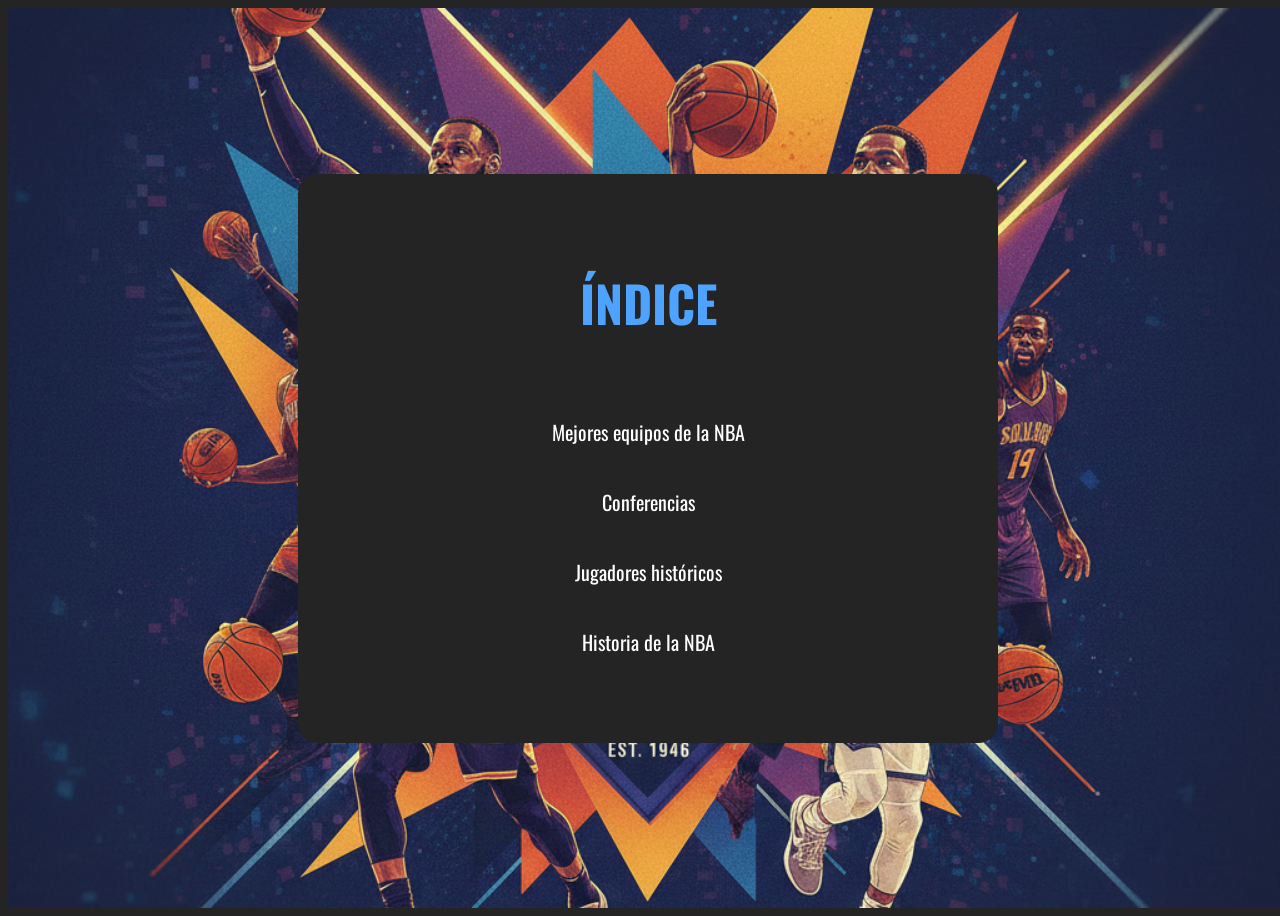
<file: index.html>
<!DOCTYPE html>
<html lang="en">
<head>
    <meta charset="UTF-8">
    <meta http-equiv="X-UA-Compatible" content="IE=edge">
    <meta name="viewport" content="width=device-width, initial-scale=1.0">
    <meta name="author" content="Gonzalo Gámez Cabral">
    <link rel="stylesheet" href="/css_scss/styles.css">
    <link href="https://fonts.googleapis.com/css2?family=Oswald:wght@700&family=Inter:wght@400;600&display=swap" rel="stylesheet">
    <title>NBA Web</title>
</head>
<body style="background-image: url(/assets/img/fondo.png); background-repeat: no-repeat; min-height: 100vh; background-size: cover;background-position: center; overflow: hidden; width: 100%;">
    
    <section style="display: flex; flex-direction: column; align-items: center; justify-content: center;">
        
       <div style="background-color: #242424; min-width: 600px; min-height: 400px; padding: 50px; display: flex; flex-direction: column; align-items: center; border-radius: 20px;">
                
            <h1 class="titulo-h1">ÍNDICE</h1>

            <ol style="list-style-type: none; display:flex; flex-direction: column; align-items: center; padding: 0;">
                <li class="li-lista-indice"><a href="equipos.html" style="text-decoration: none; color: white;">Mejores equipos de la NBA</a></li>
                <li class="li-lista-indice"><a href="conferencias.html" style="text-decoration: none; color: white;">Conferencias</a></li>
                <li class="li-lista-indice"><a href="jugadores.html" style="text-decoration: none; color: white;">Jugadores históricos</a></li>
                <li class="li-lista-indice"><a href="historia.html" style="text-decoration: none; color: white;">Historia de la NBA</a></li>
            </ol>
       </div>
    </section>
    
</body>
</html>
</file>
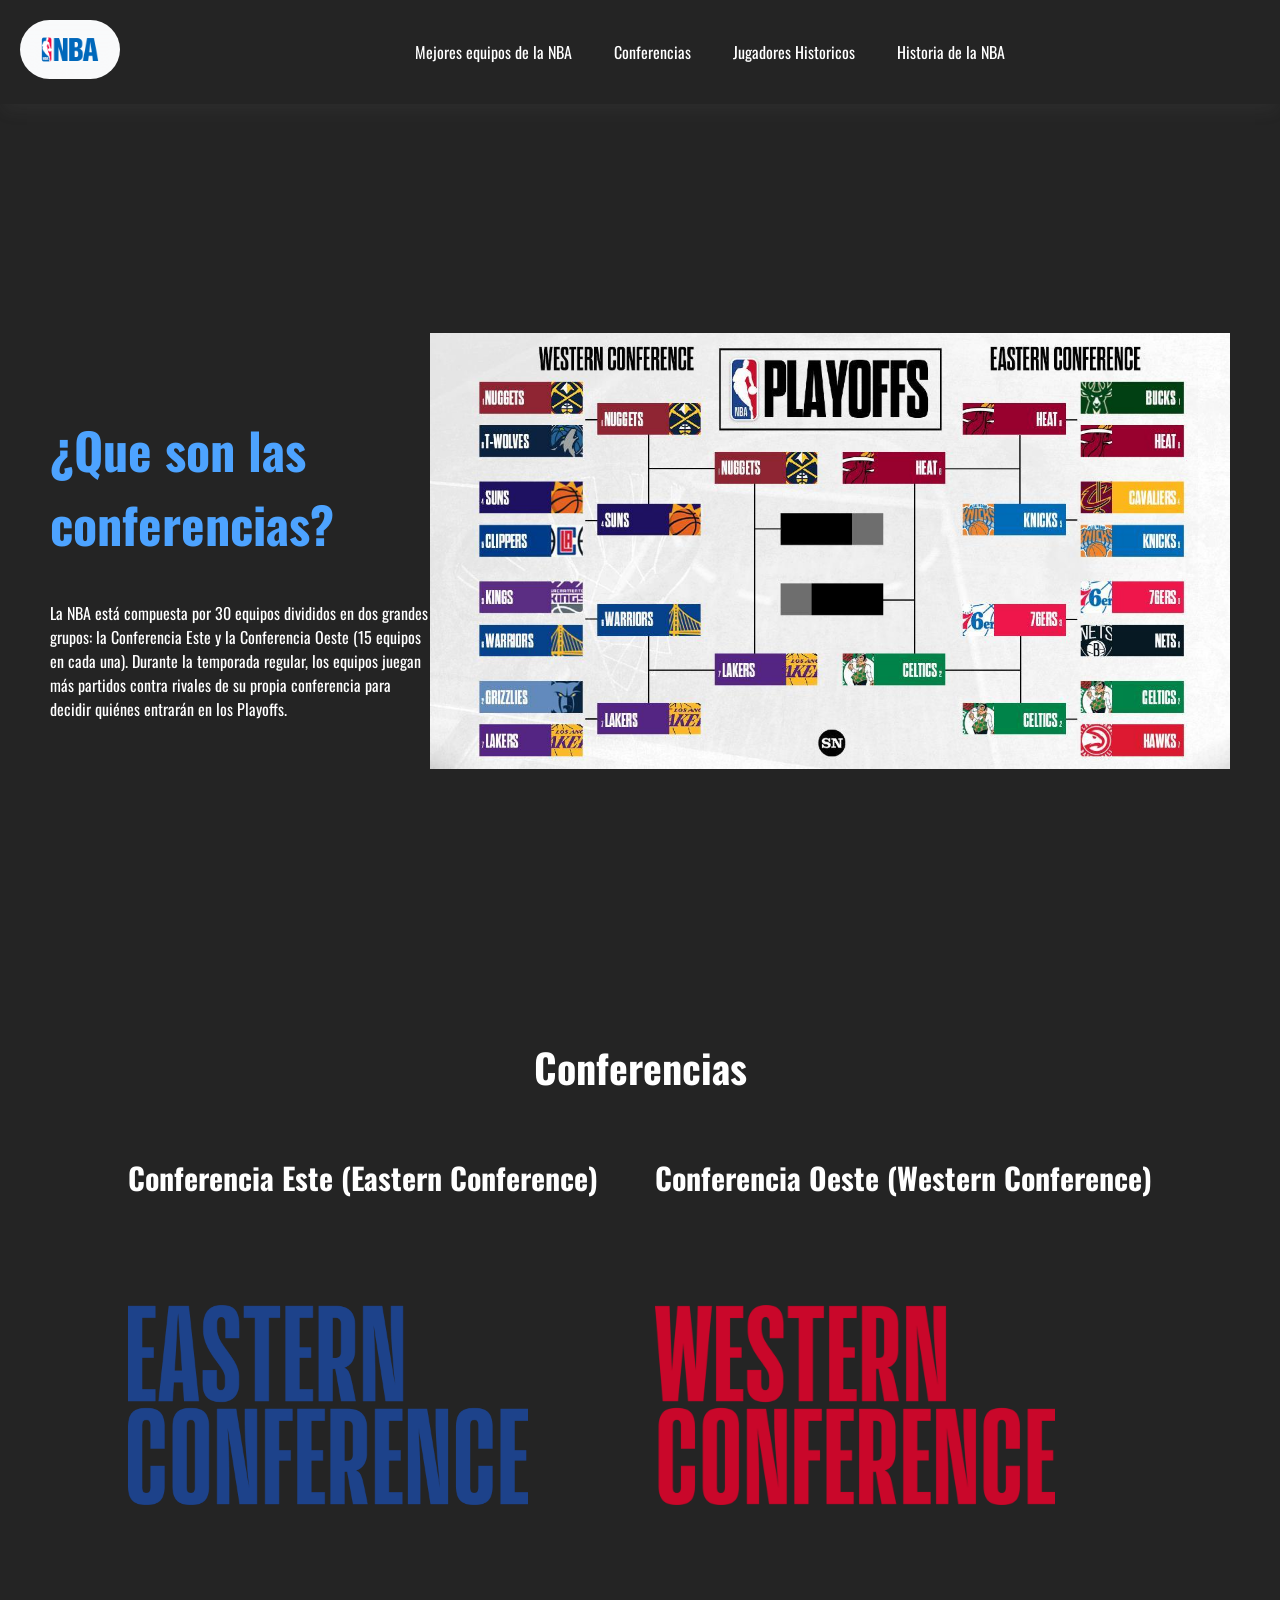
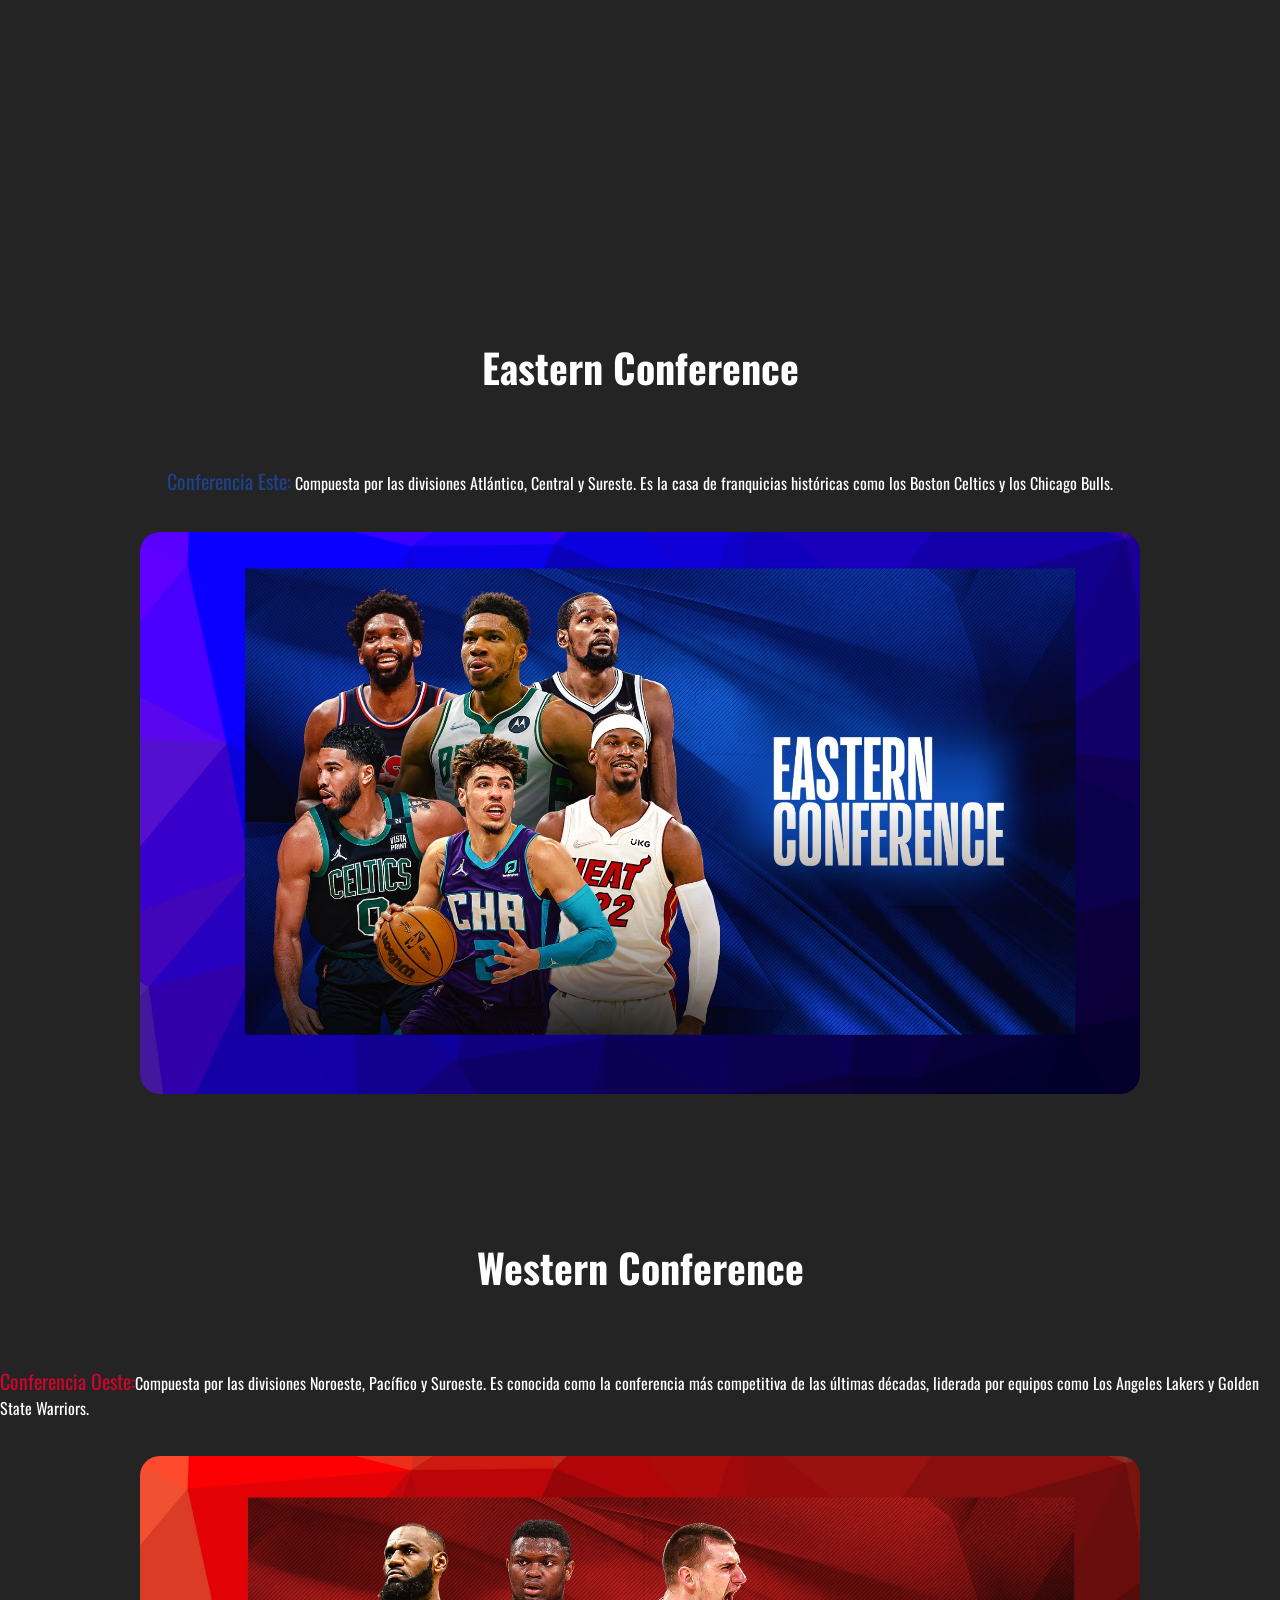
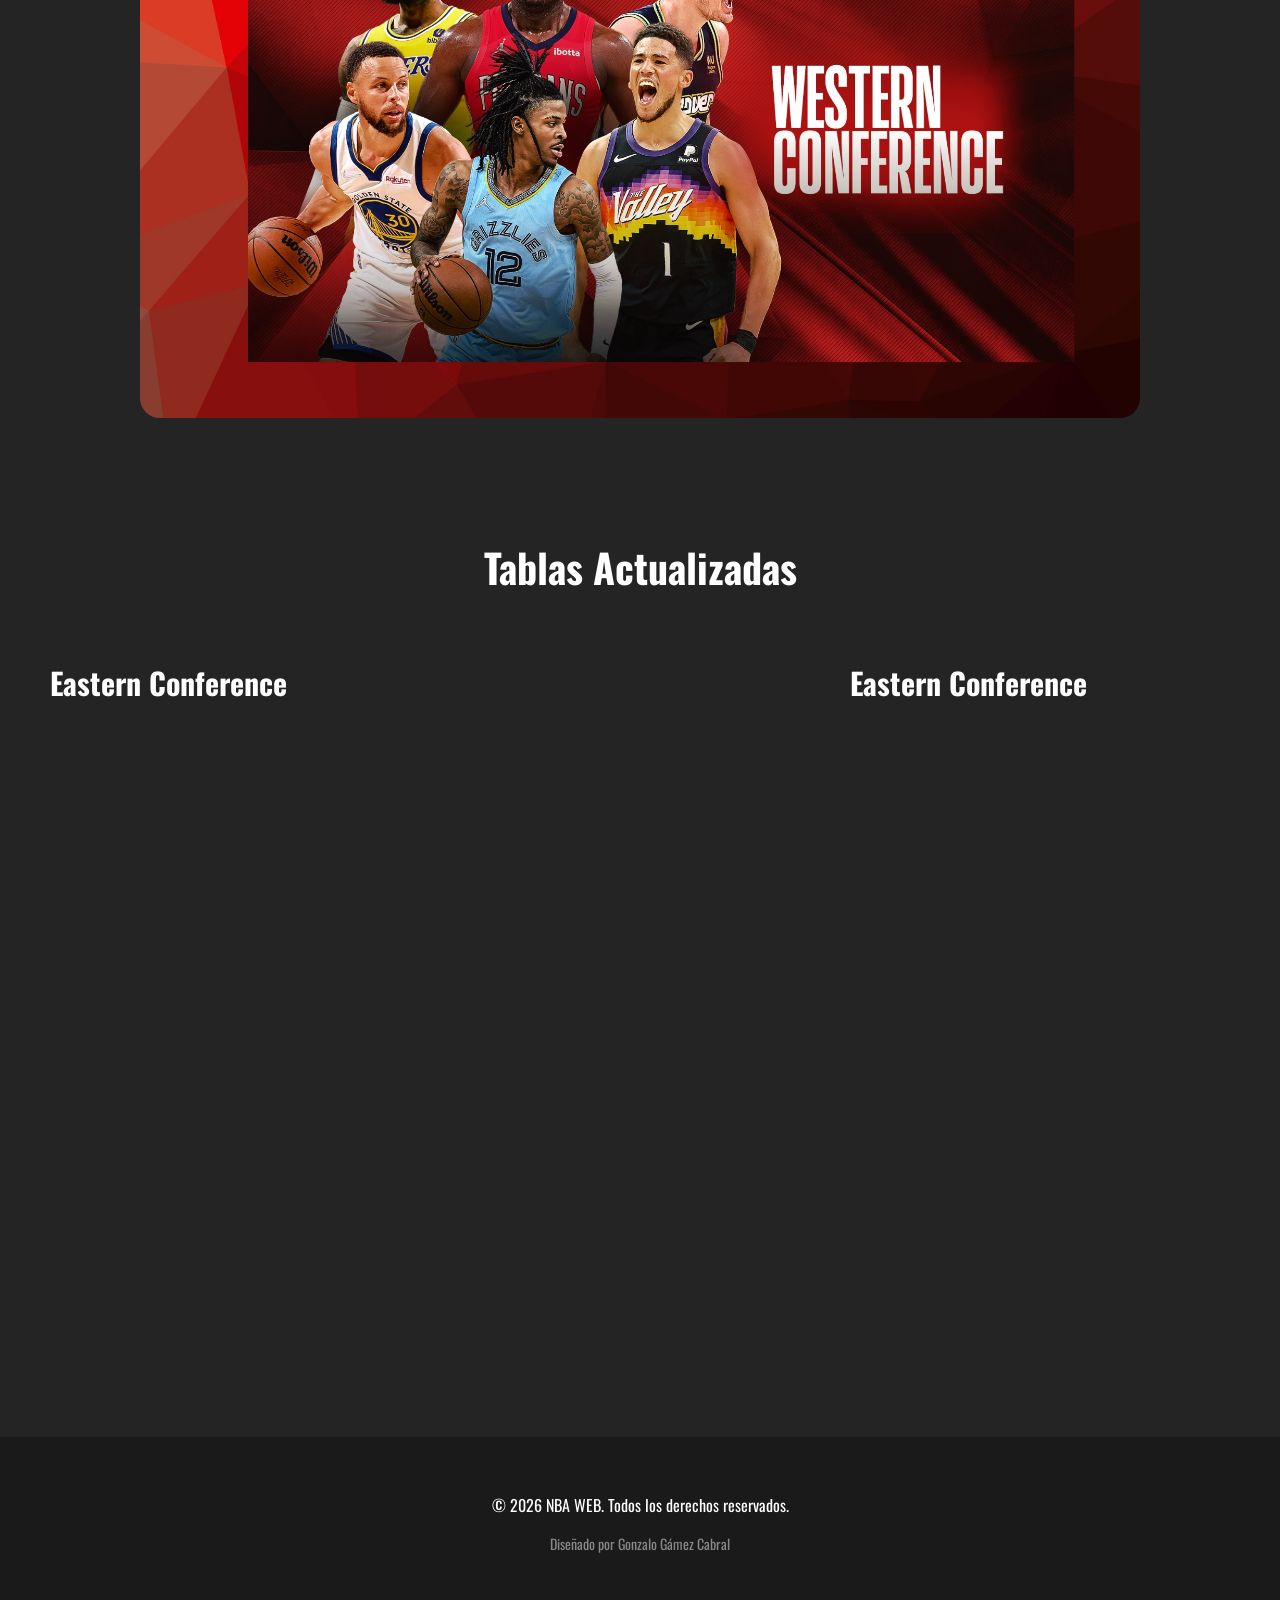
<file: conferencias.html>
<!DOCTYPE html>
<html lang="en">
<head>
    <meta charset="UTF-8">
    <meta http-equiv="X-UA-Compatible" content="IE=edge">
    <meta name="viewport" content="width=device-width, initial-scale=1.0">
    <link rel="stylesheet" href="/css_scss/styles.css">
    <link href="https://fonts.googleapis.com/css2?family=Oswald:wght@700&family=Inter:wght@400;600&display=swap" rel="stylesheet">
    <title>NBA Web</title>

    <style>
        body {
            margin: 0;
            padding: 0;
            }
    </style>
</head>
<body>
    
    <nav style="display: flex; padding: 20px;">
        
        <div style="justify-content: start;">
            <a href="/"><img src="assets/img/nba-logo.png" alt="nba-logo.png" width="100px" style="border-radius: 100px;"></a>
        </div>

        <ul class="nav-ul">
            <li class="nav-li"><a href="/equipos.html" class="nav-a">Mejores equipos de la NBA</a></li>
            <li class="nav-li"><a href="/conferencias.html" class="nav-a">Conferencias</a></li>
            <li class="nav-li"><a href="/jugadores.html" class="nav-a">Jugadores Historicos</a></li>
            <li class="nav-li"><a href="/historia.html" class="nav-a">Historia de la NBA</a></li>
        </ul>
    </nav>

    <section style="display: flex;justify-content: space-between;align-items: center; margin-left: 50px; margin-right: 50px;">
        <div style="max-width: 600px;">
            <h1 class="titulo-h1">¿Que son las conferencias?</h2>

            <p>La NBA está compuesta por 30 equipos divididos en dos grandes grupos: la Conferencia Este y la Conferencia Oeste (15 equipos en cada una). Durante la temporada regular, los equipos juegan más partidos contra rivales de su propia conferencia para decidir quiénes entrarán en los Playoffs.</p>
        </div>

        <div>
            <img src="assets/img/conference-copa.jpg" alt="conference-copa.jpg" width="800px">
        </div>

    </section>


    <section style="display: flex; flex-direction: column; align-items: center; margin: 0 auto;">
        <h2 class="titulo-h2">Conferencias</h2>

        <div style="display: flex; justify-content: space-between; width: 80%; ">
            <div style="display: flex; flex-direction: column; gap: 5rem;">
                <h2 style="font-size: 30px;">Conferencia Este (Eastern Conference)</h2>
                <a href="#eastern" class="conference" ><img src="assets/img/eastern.png" alt="eastern.png" width="400px" height="200px"></a>
            </div>

            <div style="display: flex; flex-direction: column; gap: 5rem;">
                <h2 style="font-size: 30px;">Conferencia Oeste (Western Conference)</h2>
                <a href="#western" class="conference" ><img src="assets/img/western.png" alt="western.png" width="400px" height="200px"></a>
            </div>
        </div>
    </section>

    <section id="eastern" style="display: flex; flex-direction: column; align-items: center; gap: 20px;">

        <h2 class="titulo-h2">Eastern Conference</h2>
        <p><span style="color: #1d428a; font-size: 20px;">Conferencia Este:</span> Compuesta por las divisiones Atlántico, Central y Sureste. Es la casa de franquicias históricas como los Boston Celtics y los Chicago Bulls.</p>
        <img src="assets/img/eastern-foto.jpg" alt="eastern-foto.jpg" width="1000px" style="border-radius: 20px;">

    </section>

    
    <section id="western" style="display: flex; flex-direction: column; align-items: center; gap: 20px;">

        <h2 class="titulo-h2">Western Conference</h2>
        <p><span style="color: #c9072a; font-size: 20px;">Conferencia Oeste:</span>Compuesta por las divisiones Noroeste, Pacífico y Suroeste. Es conocida como la conferencia más competitiva de las últimas décadas, liderada por equipos como Los Angeles Lakers y Golden State Warriors.</p>
        <img src="assets/img/Western-foto.jpg" alt="Western-foto.jpg" width="1000px" style="border-radius: 20px;">

    </section>
    
    <section>
        
        <h2 class="titulo-h2" style="display: flex; justify-content: center;">Tablas Actualizadas</h2>
        
        <div style="display: flex; justify-content: space-between; margin-right: 50px;margin-left: 50px;">
            <div style="justify-items: center;">
                <h3 class="titulo-h3">Eastern Conference</h3>
                <iframe src="https://widgets.sofascore.com/es-ES/embed/tournament/177/season/80229/standings/NBA%20Eastern%20Conference?widgetTitle=NBA%20Eastern%20Conference&showCompetitionLogo=true" style="height: 600px; width: 800px; "; frameborder="0" scrolling="yes"></iframe>
                <div style="font-size:12px;font-family:Arial,sans-serif;text-align:left"></div>
            </div>

            <div style="justify-items: center;">
                <h3 class="titulo-h3">Eastern Conference</h3>
                <iframe src="https://widgets.sofascore.com/es-ES/embed/tournament/177/season/80229/standings/NBA%20Western%20Conference?widgetTitle=NBA%20Western%20Conference&showCompetitionLogo=true" style="height: 600px; width: 800px;"; frameborder="0" scrolling="no"></iframe>
                <div style="font-size:12px;font-family:Arial,sans-serif;text-align:left">
            </div>
        </div>

    </section>


    <footer>
            <p style=" font-size: 16px;">© 2026 NBA WEB. Todos los derechos reservados.</p>
            <p style="font-size: 14px; color: #888;">Diseñado por Gonzalo Gámez Cabral</p>
    </footer>

</body>
</html>
</file>
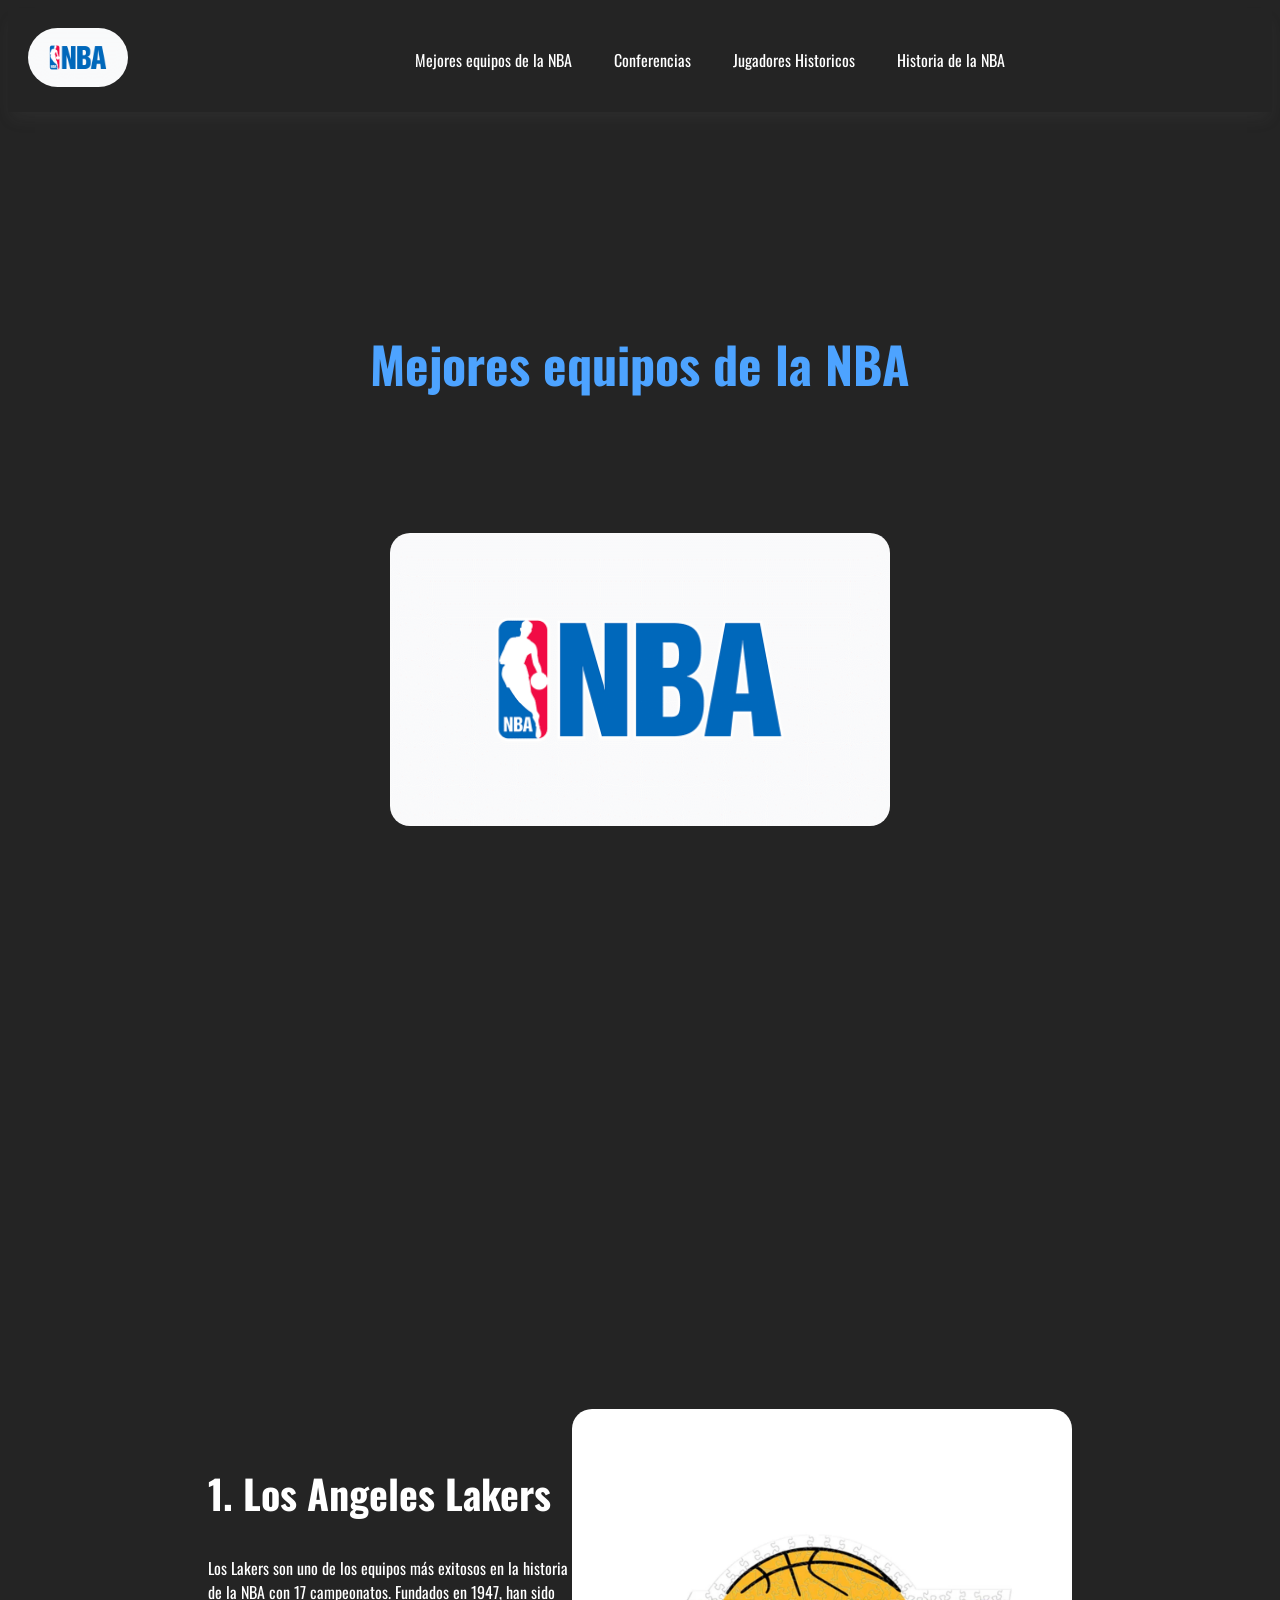
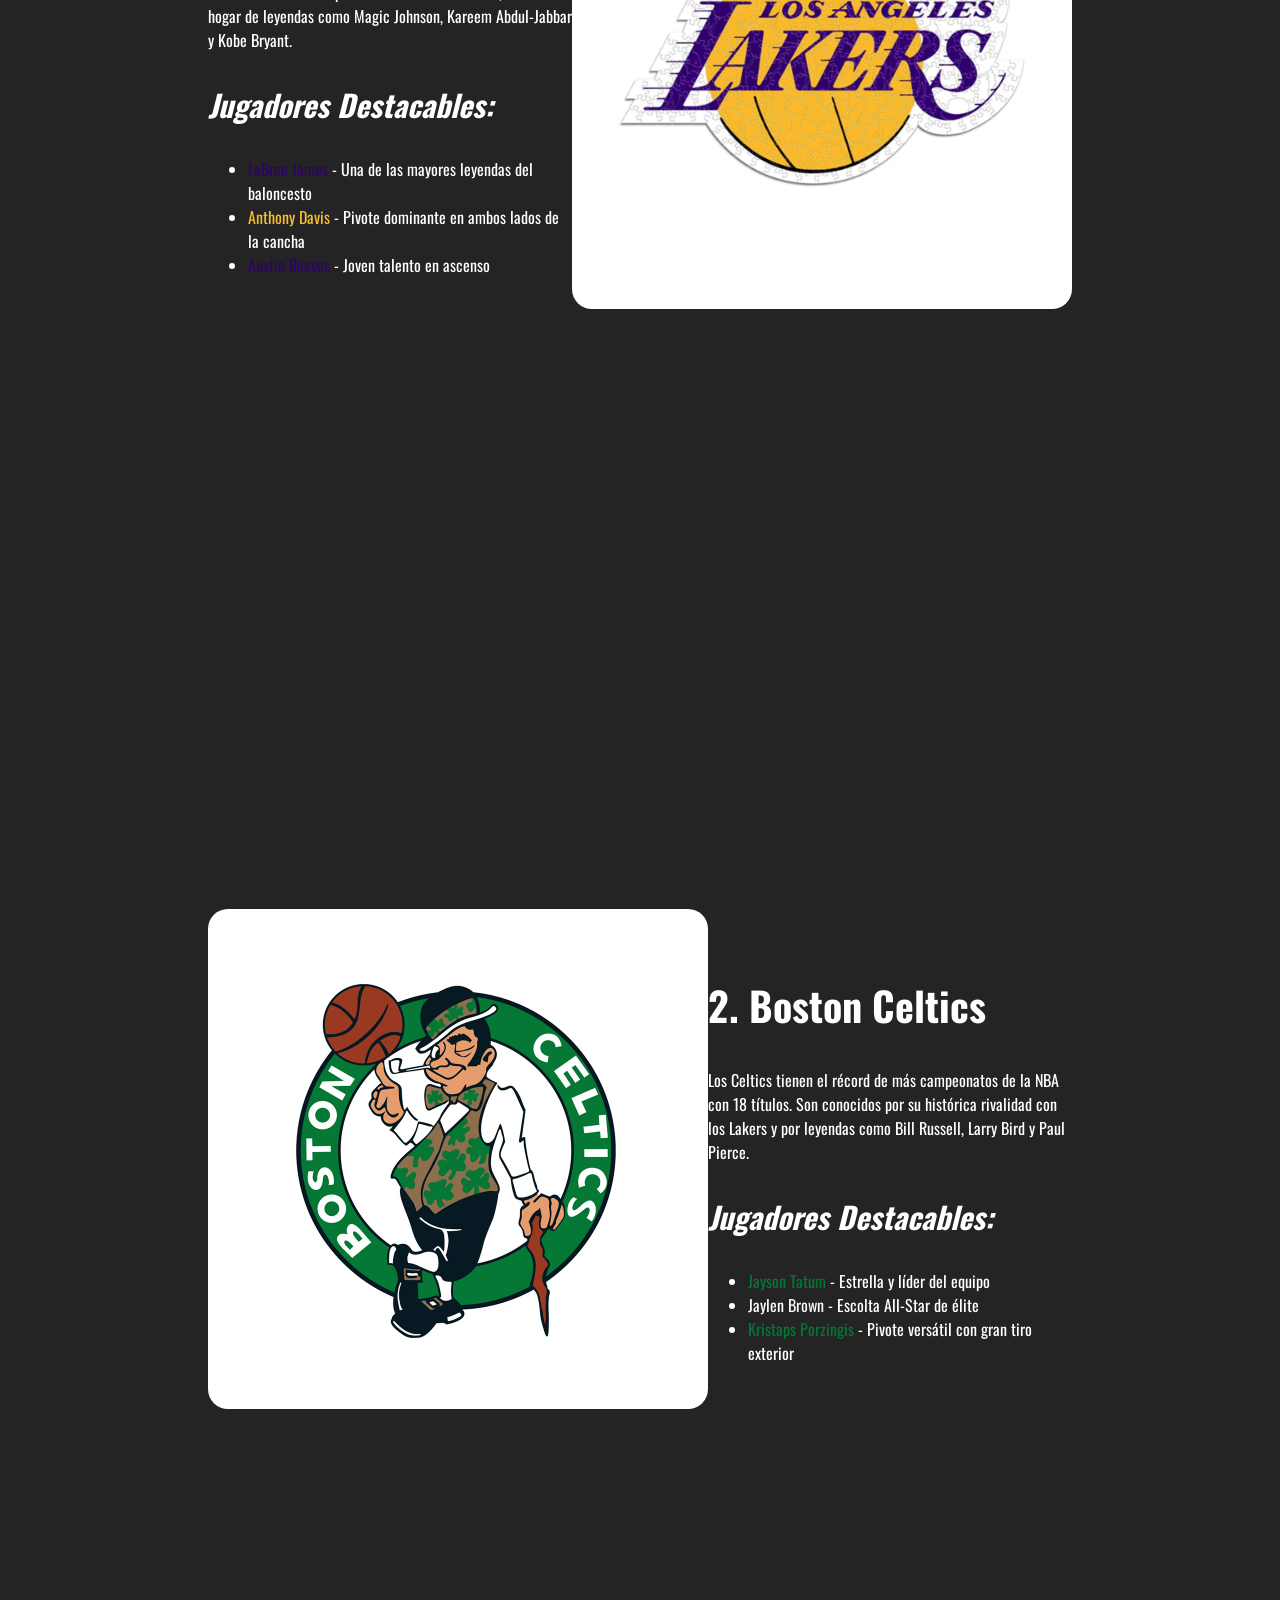
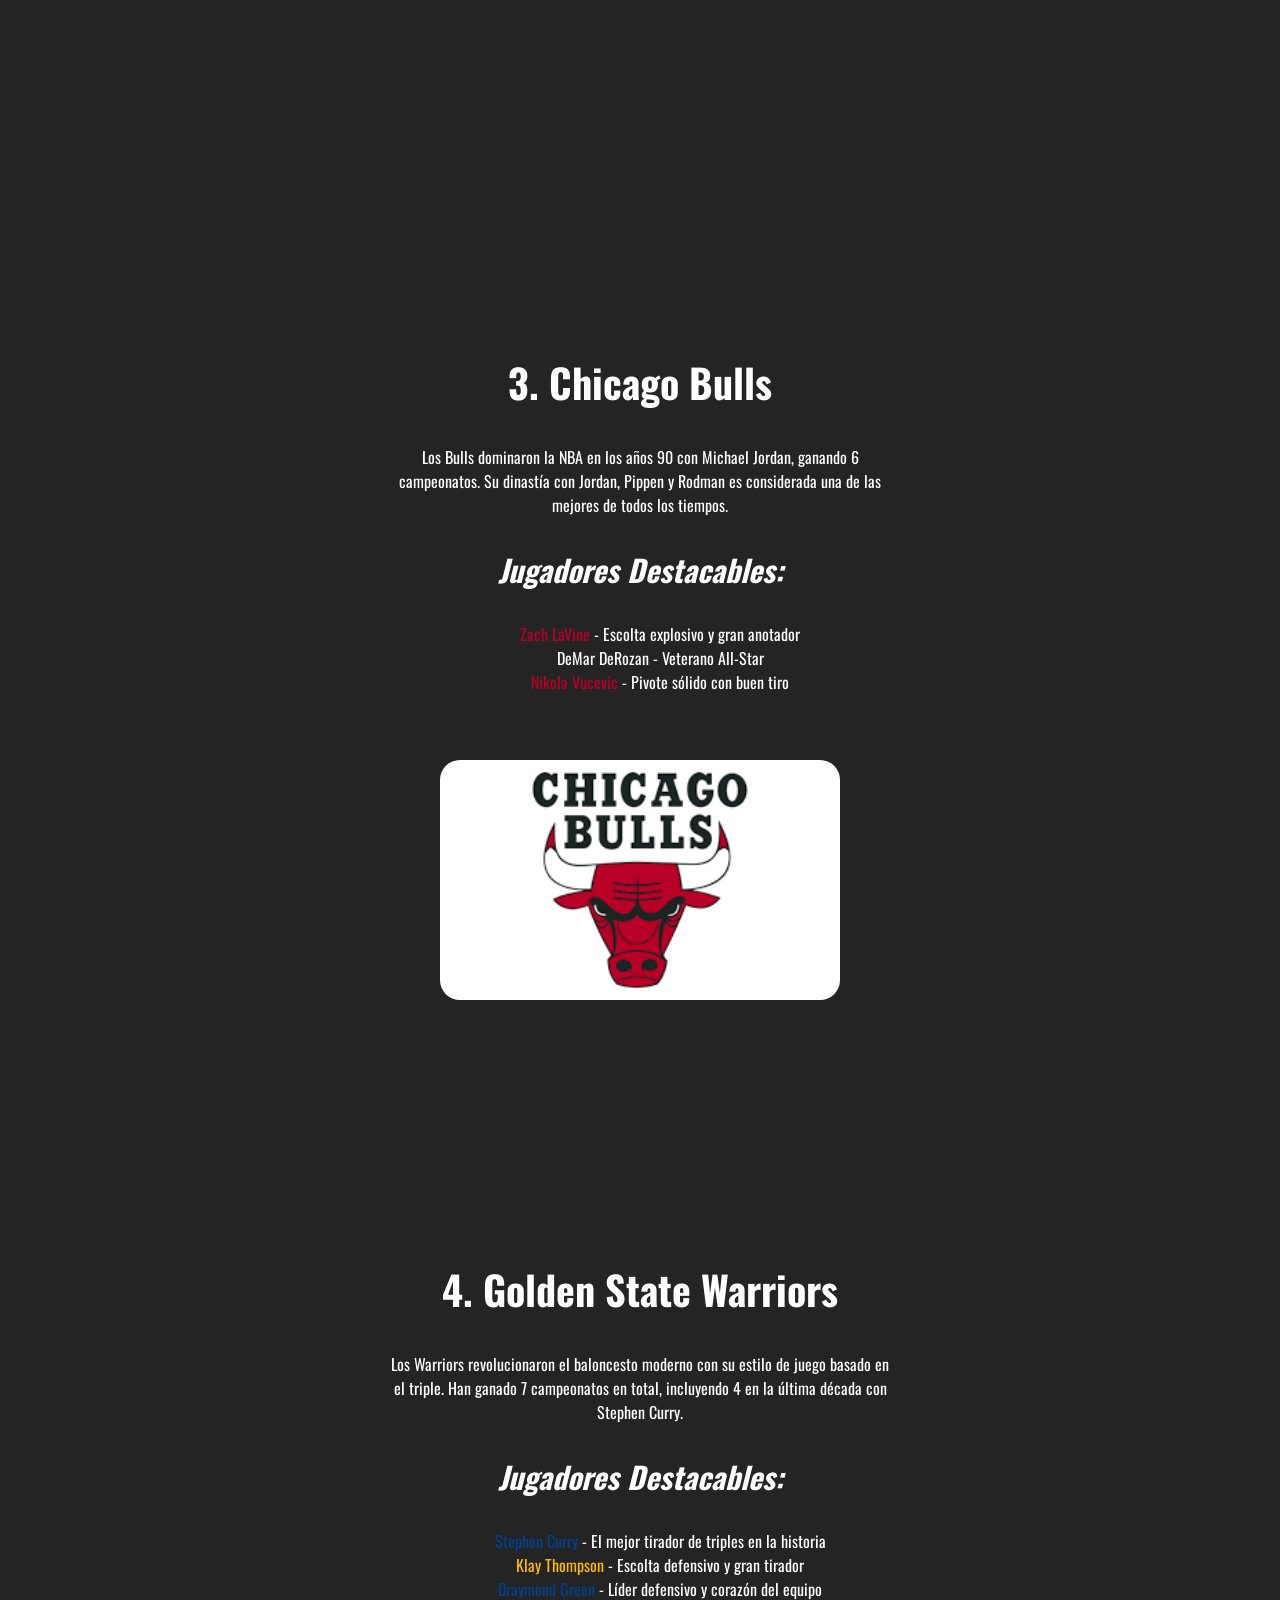
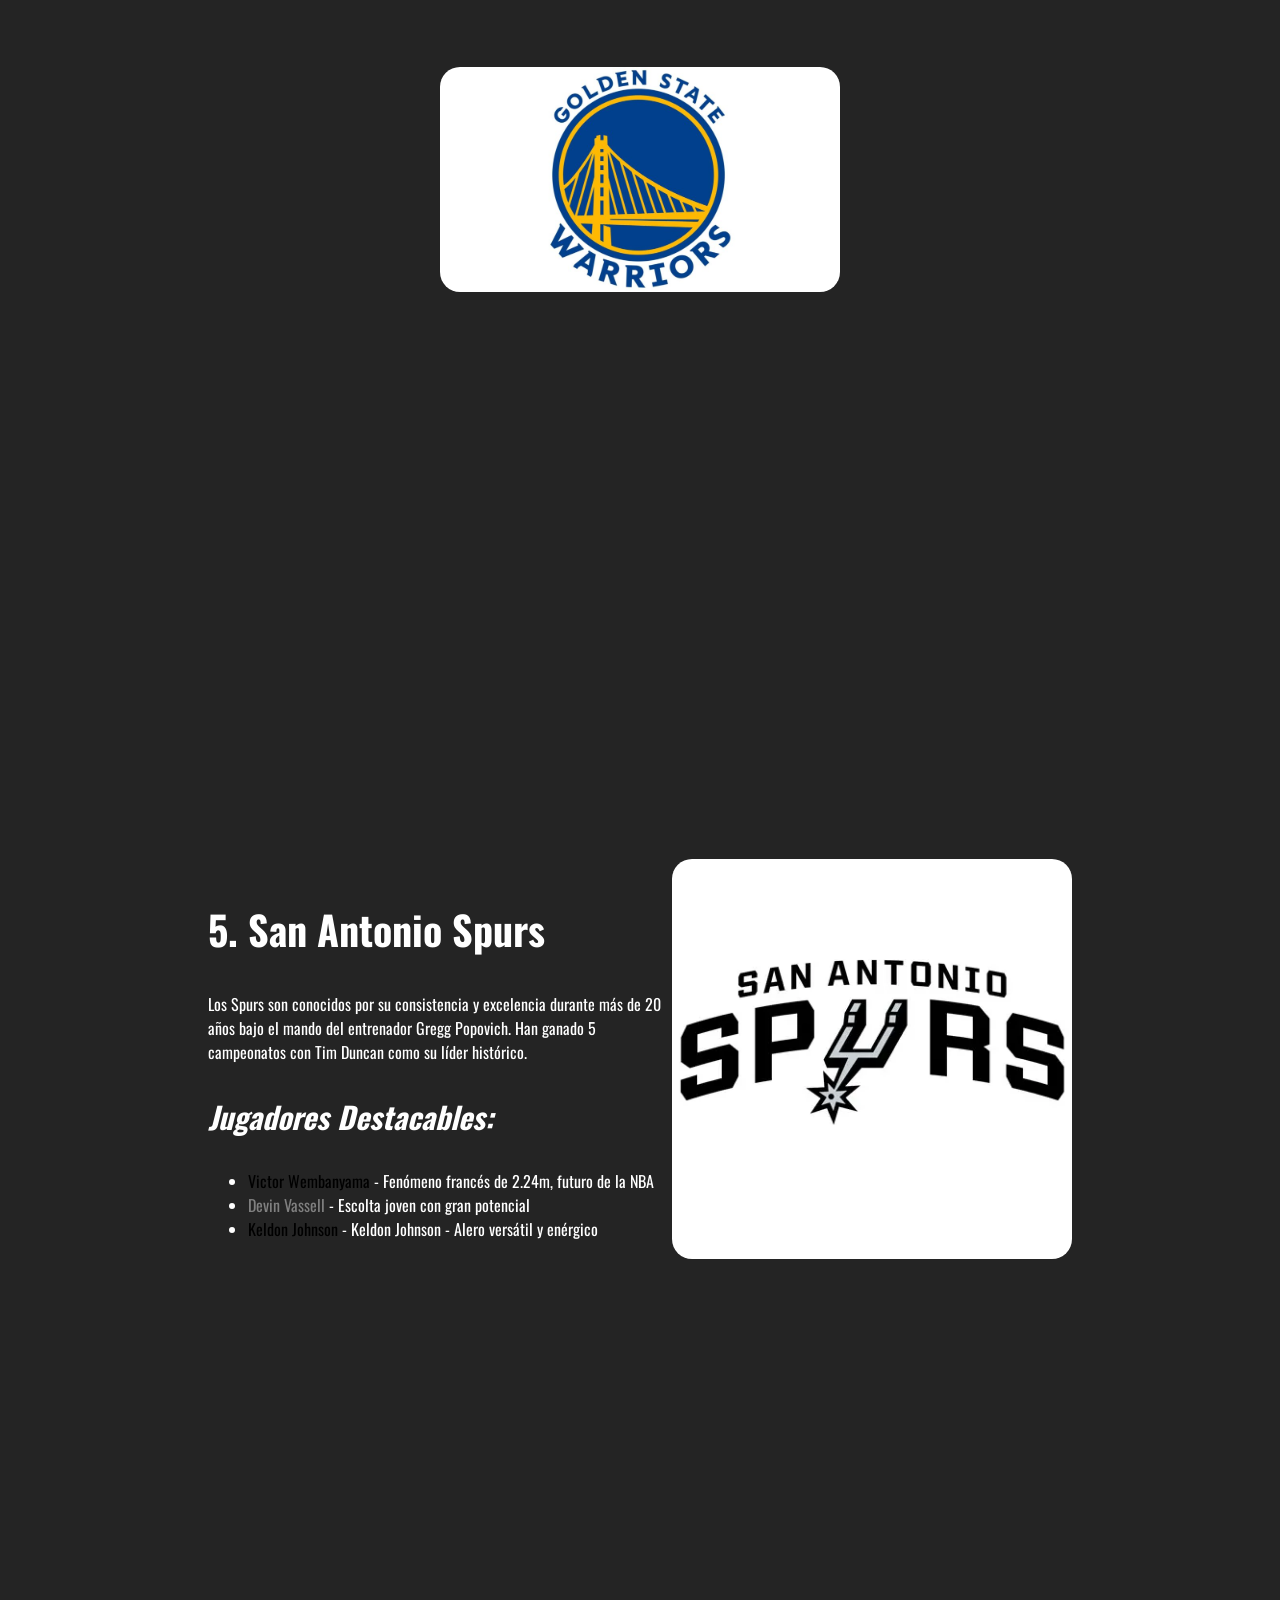
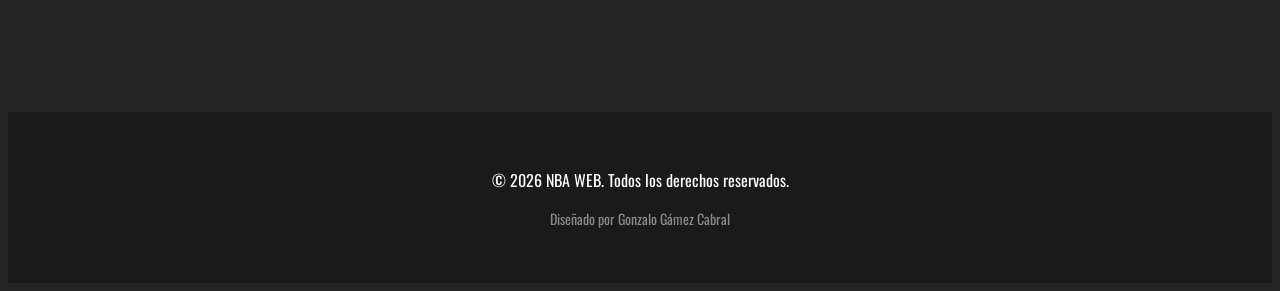
<file: equipos.html>
<!DOCTYPE html>
<html lang="en">
<head>
    <meta charset="UTF-8">
    <meta http-equiv="X-UA-Compatible" content="IE=edge">
    <meta name="viewport" content="width=device-width, initial-scale=1.0">
    <link rel="stylesheet" href="/css_scss/styles.css">
    <link href="https://fonts.googleapis.com/css2?family=Oswald:wght@700&family=Inter:wght@400;600&display=swap" rel="stylesheet">
    <title>NBA Web</title>

    <style>
        body,html{
            scroll-snap-type: y mandatory !important;
        }
    

    </style>
</head>
<body>
    <nav style="scroll-snap-align: start; display: flex; padding: 20px;">
    
        <div style="justify-content: start;">
            <a href="/"><img src="assets/img/nba-logo.png" alt="nba-logo.png" width="100px" style="border-radius: 100px;"></a>
        </div>
        
        <ul class="nav-ul">
            <li class="nav-li"><a href="/equipos.html" class="nav-a">Mejores equipos de la NBA</a></li>
            <li class="nav-li"><a href="/conferencias.html" class="nav-a">Conferencias</a></li>
            <li class="nav-li"><a href="/jugadores.html" class="nav-a">Jugadores Historicos</a></li>
            <li class="nav-li"><a href="/historia.html" class="nav-a">Historia de la NBA</a></li>
        </ul>
    </nav>

    <div style="display: flex;flex-direction: column; justify-content: center; ; align-items: center; gap: 100px; min-height: 100vh;">
        <h1 class="titulo-h1">Mejores equipos de la NBA</h1>
        <a href="#Lakers" class="a-img"><img src="assets/img/nba-logo.png" alt="logo-nba" width="500px" style="border-radius: 20px;"></a>
    </div>

    <section style="display: flex;  justify-content: space-between; align-items: center; margin: 200px;" id="Lakers">
        
        <div>
            <h2 class="titulo-h2">1. Los Angeles Lakers</h2>

            <p style="max-width: 500px;">Los Lakers son uno de los equipos más exitosos en la historia de la NBA con 17 campeonatos. Fundados en 1947, han sido hogar de leyendas como Magic Johnson, Kareem Abdul-Jabbar y Kobe Bryant.</p>

            <h3 class="titulo-h3"><i>Jugadores Destacables:</i></h2>
            <ul>
                <li><span style="color: #2f016e;">LeBron James</span> - Una de las mayores leyendas del baloncesto</li>
                <li><span style="color: #f7be30;">Anthony Davis</span> - Pivote dominante en ambos lados de la cancha</li>
                <li><span style="color: #2f016e;">Austin Reaves</span> - Joven talento en ascenso</li>
            </ul>
        </div>

        <div>
            <img src="assets/img/lakers.webp" alt="Lakers.png" width="500px" style="border-radius: 20px;">
        </div>
    </section>

    <section style="display: flex;  justify-content: space-between; align-items: center; margin: 200px;">
        
        <div>
            <img src="assets/img/Boston.jpg" alt="Boston.jpg" width="500px" style="border-radius: 20px;">
        </div>
 
        <div>
            <h2 class="titulo-h2">2. Boston Celtics</h2>

            <p style="max-width: 500px;">Los Celtics tienen el récord de más campeonatos de la NBA con 18 títulos. Son conocidos por su histórica rivalidad con los Lakers y por leyendas como Bill Russell, Larry Bird y Paul Pierce.</p>

            <h3 class="titulo-h3"><i>Jugadores Destacables:</i></h2>
            <ul>
                <li><span style="color: #047734;">Jayson Tatum</span> - Estrella y líder del equipo</li>
                <li><span style="color: #fafcfb;">Jaylen Brown</span> - Escolta All-Star de élite</li>
                <li><span style="color: #047734;">Kristaps Porzingis</span> - Pivote versátil con gran tiro exterior</li>
            </ul>
        </div>
 
    </section>

        <section style="display: flex; flex-direction: column; justify-content: center; align-items: center; gap: 50px; text-align: center;">
        
        <div>
            <h2 class="titulo-h2">3. Chicago Bulls</h2>

            <p style="max-width: 500px;">Los Bulls dominaron la NBA en los años 90 con Michael Jordan, ganando 6 campeonatos. Su dinastía con Jordan, Pippen y Rodman es considerada una de las mejores de todos los tiempos.</p>

            <h3 class="titulo-h3"><i>Jugadores Destacables:</i></h2>
            <ul style="list-style: none;">
                <li><span style="color: #b80026;">Zach LaVine</span> - Escolta explosivo y gran anotador</li>
                <li><span style="color: #fafcfb;">DeMar DeRozan</span> - Veterano All-Star</li>
                <li><span style="color: #b80026;">Nikola Vucevic</span> - Pivote sólido con buen tiro</li>
            </ul>
        </div>

        <div>
            <img src="assets/img/chicago.png" alt="Chicago.png" width="400px" style="border-radius: 20px;">
        </div>
 

 
    </section>

    <section style="display: flex; flex-direction: column; justify-content: center; align-items: center; gap: 50px; text-align: center;">
        
        <div>
            <h2 class="titulo-h2">4. Golden State Warriors</h2>

            <p style="max-width: 500px;">Los Warriors revolucionaron el baloncesto moderno con su estilo de juego basado en el triple. Han ganado 7 campeonatos en total, incluyendo 4 en la última década con Stephen Curry.</p>

            <h3 class="titulo-h3"><i>Jugadores Destacables:</i></h2>
            <ul style="list-style: none;">
                <li><span style="color: #01408d;">Stephen Curry</span> - El mejor tirador de triples en la historia</li>
                <li><span style="color: #ffb902;">Klay Thompson</span> - Escolta defensivo y gran tirador</li>
                <li><span style="color: #01408d;">Draymond Green</span> - Líder defensivo y corazón del equipo</li>
            </ul>
        </div>

        <div>
            <img src="assets/img/warriors.jpg" alt="Warriors.png" width="400px" style="border-radius: 20px;">
        </div>
 
 
    </section>

    <section style="display: flex;  justify-content: space-between; align-items: center; margin: 200px;">
        
        <div>
            <h2 class="titulo-h2">5. San Antonio Spurs</h2>

            <p style="max-width: 500px;">Los Spurs son conocidos por su consistencia y excelencia durante más de 20 años bajo el mando del entrenador Gregg Popovich. Han ganado 5 campeonatos con Tim Duncan como su líder histórico.</p>

            <h3 class="titulo-h3"><i>Jugadores Destacables:</i></h2>
            <ul>
                <li><span style="color: black;">Victor Wembanyama</span> - Fenómeno francés de 2.24m, futuro de la NBA</li>
                <li><span style="color: grey;">Devin Vassell</span> - Escolta joven con gran potencial</li>
                <li><span style="color: black;">Keldon Johnson</span> - Keldon Johnson - Alero versátil y enérgico</li>
            </ul>
        </div>

        <div>
            <img src="assets/img/spurs.webp" alt="Spurs.webp" width="400px" style="border-radius: 20px;">
        </div>
 
    </section>

    <footer>
        <p style=" font-size: 16px;">© 2026 NBA WEB. Todos los derechos reservados.</p>
        <p style="font-size: 14px; color: #888;">Diseñado por Gonzalo Gámez Cabral</p>
    </footer>

</body>
</html>
</file>
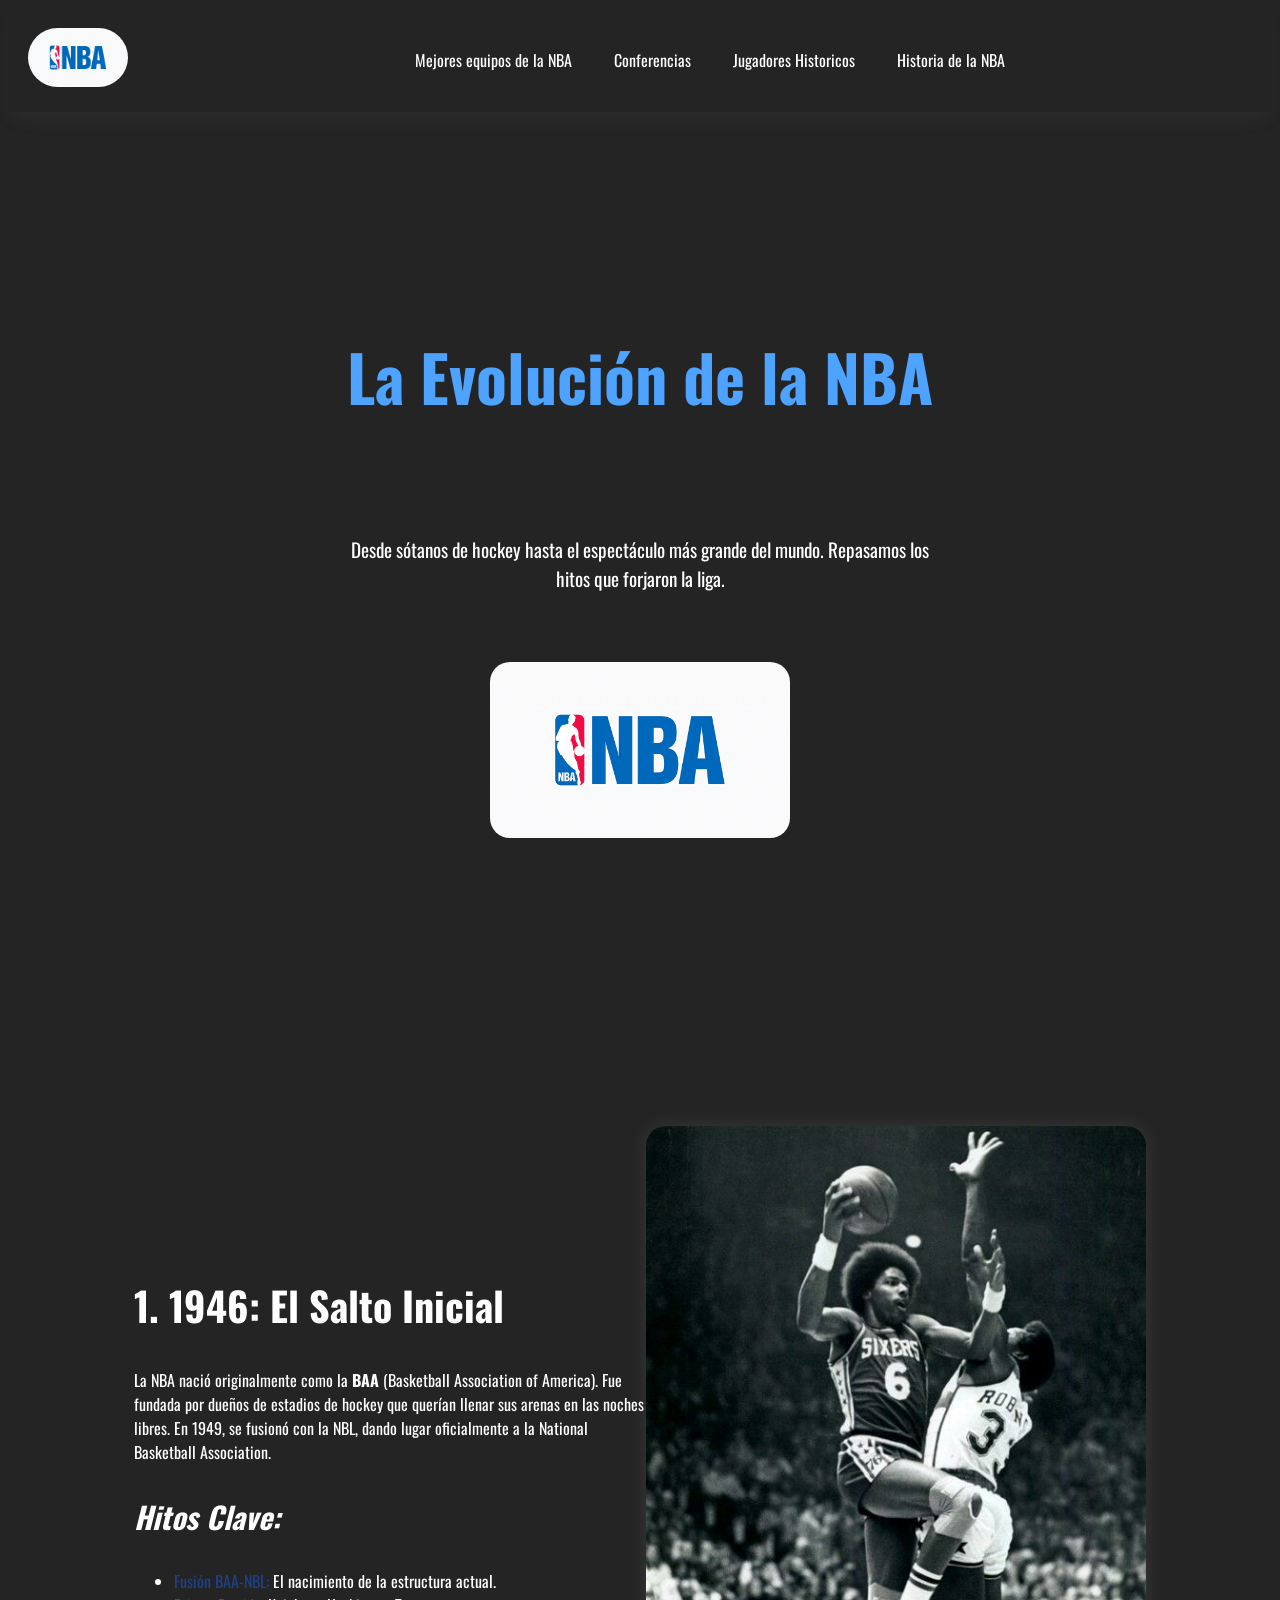
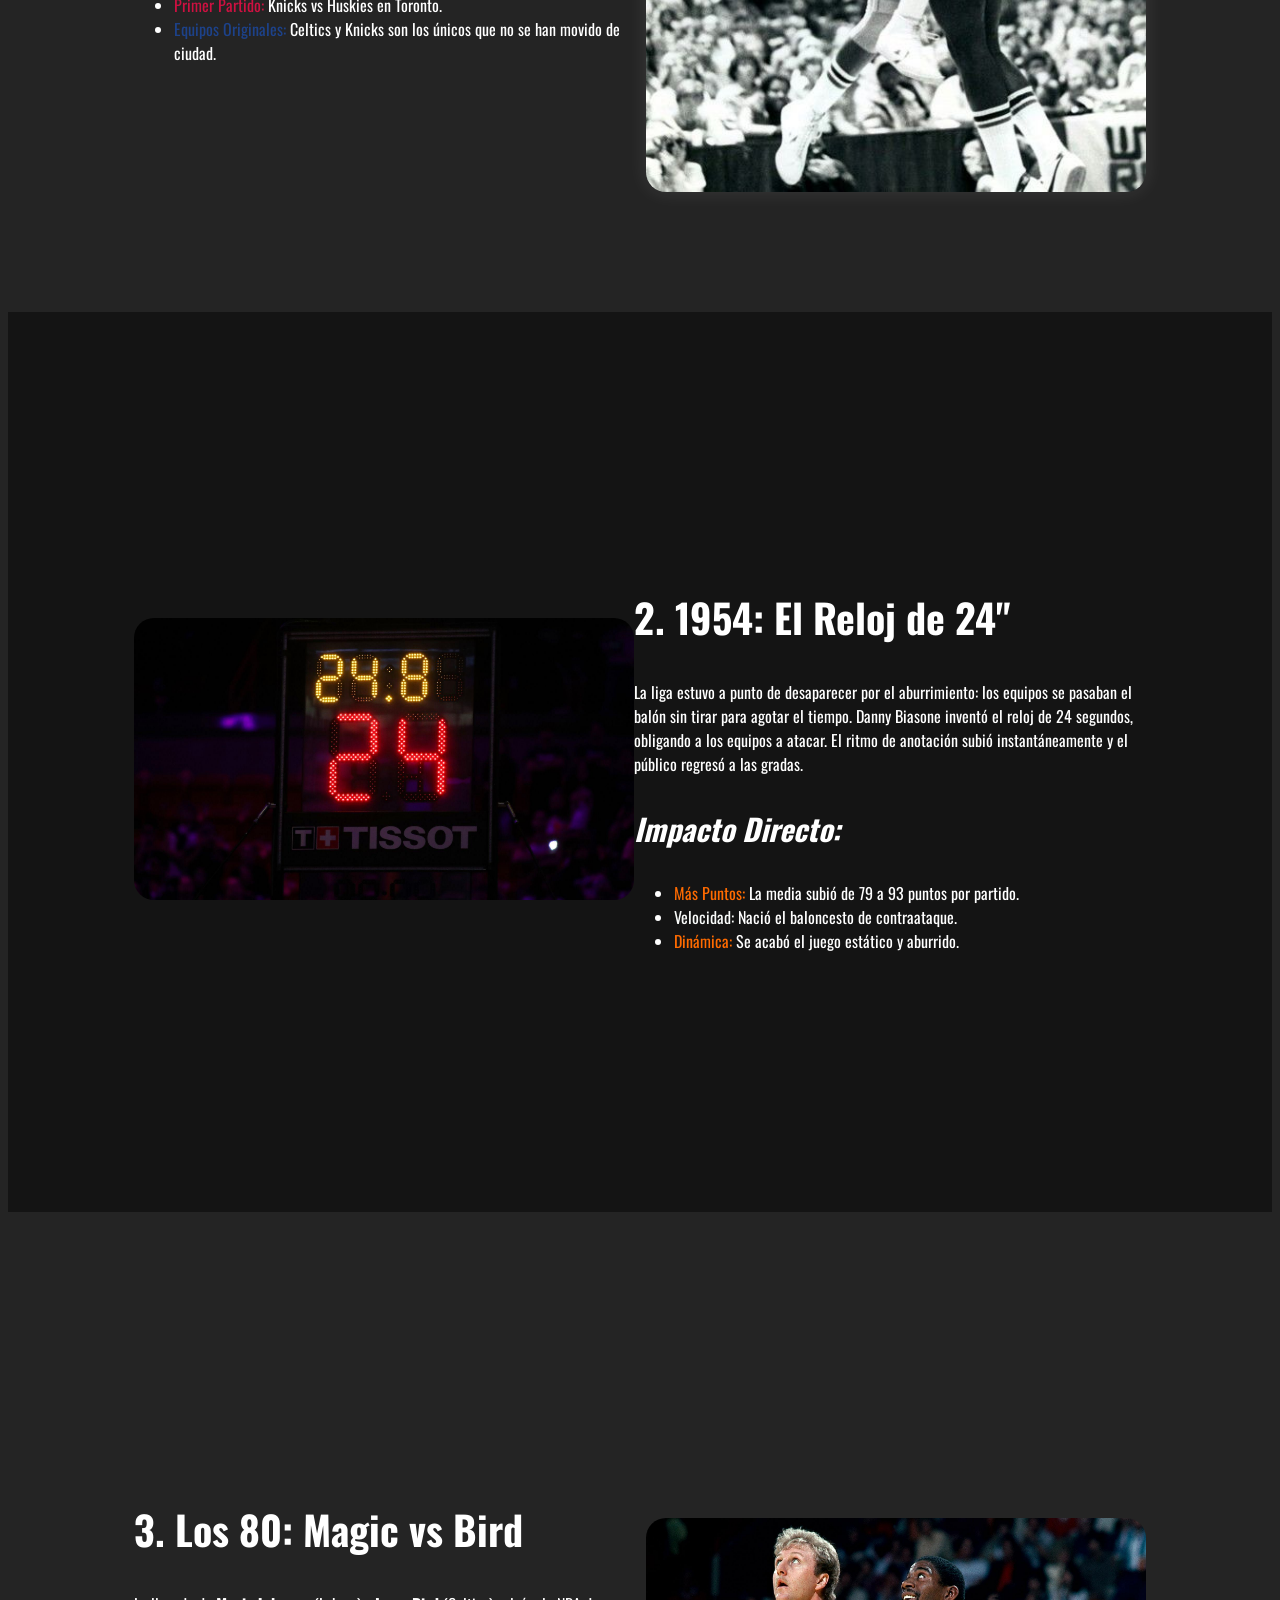
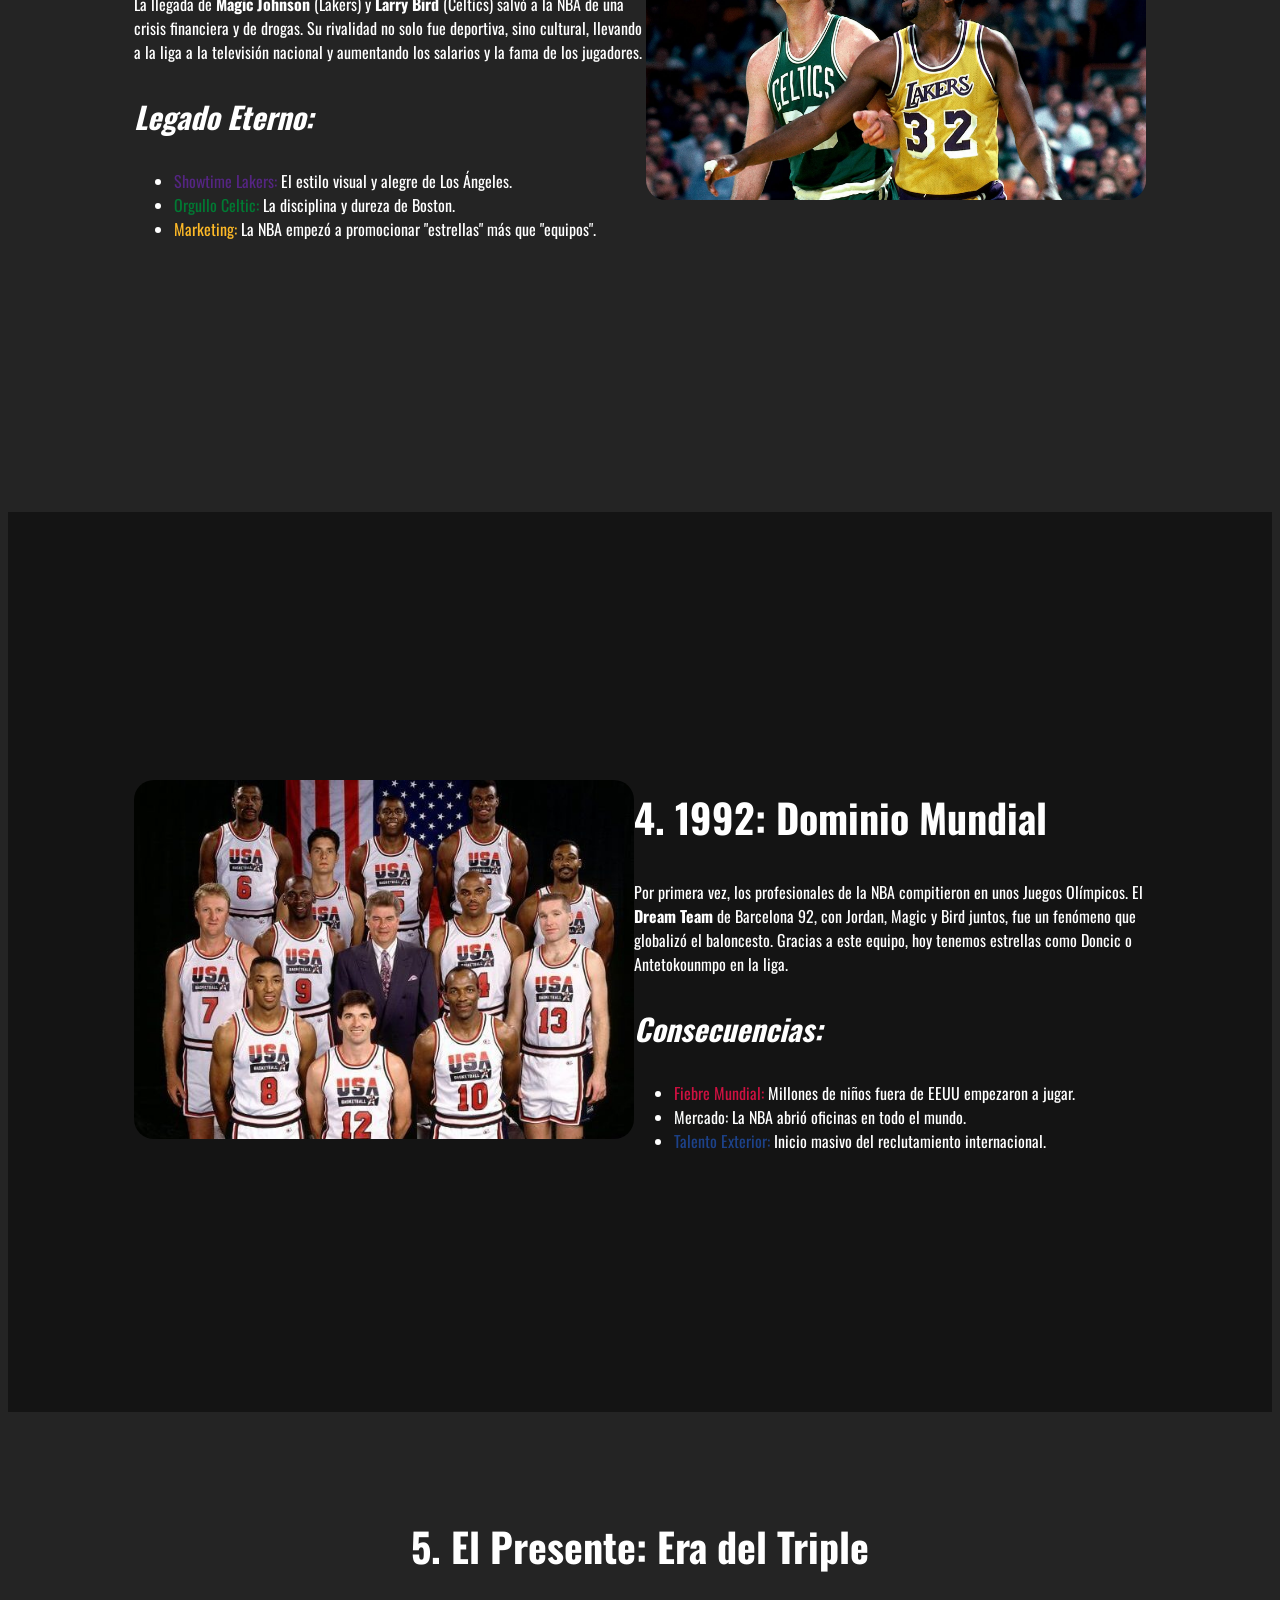
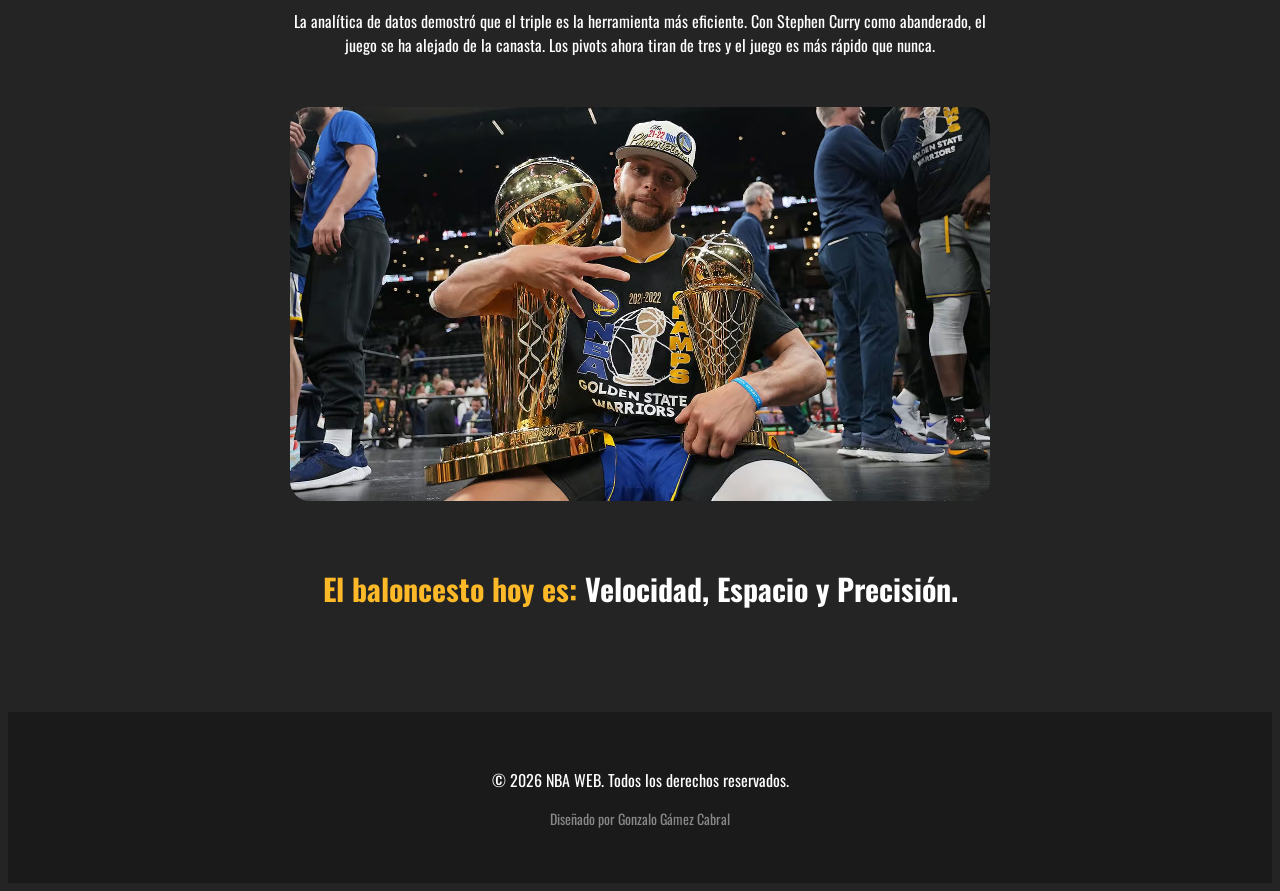
<file: historia.html>
<!DOCTYPE html>
<html lang="en">
<head>
    <meta charset="UTF-8">
    <meta name="viewport" content="width=device-width, initial-scale=1.0">
    <meta name="author" content="Gonzalo Gámez Cabral">
    <link rel="stylesheet" href="/css_scss/styles.css">
    <link href="https://fonts.googleapis.com/css2?family=Oswald:wght@700&family=Inter:wght@400;600&display=swap" rel="stylesheet">
    <title>Document</title>

    <style>
        body, html {
            scroll-snap-type: y mandatory !important;
        }
        section {
            min-height: 100vh;
            display: flex;
            align-items: center;
            padding: 0 10%;
        }
    </style>
</head>
<body>
    <nav style="display: flex; padding: 20px; scroll-snap-align: start">
        
        <div style="justify-content: start;">
            <a href="/"><img src="assets/img/nba-logo.png" alt="nba-logo.png" width="100px" style="border-radius: 100px;"></a>
        </div>

        <ul class="nav-ul">
            <li class="nav-li"><a href="/equipos.html" class="nav-a">Mejores equipos de la NBA</a></li>
            <li class="nav-li"><a href="/conferencias.html" class="nav-a">Conferencias</a></li>
            <li class="nav-li"><a href="/jugadores.html" class="nav-a">Jugadores Historicos</a></li>
            <li class="nav-li"><a href="/historia.html" class="nav-a">Historia de la NBA</a></li>
        </ul>
    </nav>

    <div style="display: flex; flex-direction: column; justify-content: center; align-items: center; gap: 50px; min-height: 100vh; scroll-snap-align: start; text-align: center;">
        <h1 class="titulo-h1" style="font-size: 4rem;">La Evolución de la NBA</h1>
        <p style="max-width: 600px; font-size: 1.2rem;">Desde sótanos de hockey hasta el espectáculo más grande del mundo. Repasamos los hitos que forjaron la liga.</p>
        <img src="assets/img/nba-logo.png" alt="logo-nba" width="300px" style="border-radius: 20px;">
    </div>

    <section style="justify-content: space-between;" id="Origen">
        <div style="max-width: 550px;">
            <h2 class="titulo-h2">1. 1946: El Salto Inicial</h2>
            <p>La NBA nació originalmente como la <b>BAA</b> (Basketball Association of America). Fue fundada por dueños de estadios de hockey que querían llenar sus arenas en las noches libres. En 1949, se fusionó con la NBL, dando lugar oficialmente a la National Basketball Association.</p>
            <h3 class="titulo-h3"><i>Hitos Clave:</i></h3>
            <ul>
                <li><span style="color: #1d428a;">Fusión BAA-NBL:</span> El nacimiento de la estructura actual.</li>
                <li><span style="color: #ce1141;">Primer Partido:</span> Knicks vs Huskies en Toronto.</li>
                <li><span style="color: #1d428a;">Equipos Originales:</span> Celtics y Knicks son los únicos que no se han movido de ciudad.</li>
            </ul>
        </div>
        <div>
            <img src="assets/img/nba-retro.jpg" alt="NBA Retro" width="500px" style="border-radius: 20px; box-shadow: 0 0 20px rgba(255,255,255,0.1);">
        </div>
    </section>

    <section style="justify-content: space-between; background-color: #141414;">
        <div>
            <img src="assets/img/reloj_24.jpg" alt="Reloj 24" width="500px" style="border-radius: 20px;">
        </div>
        <div style="max-width: 550px;">
            <h2 class="titulo-h2">2. 1954: El Reloj de 24"</h2>
            <p>La liga estuvo a punto de desaparecer por el aburrimiento: los equipos se pasaban el balón sin tirar para agotar el tiempo. Danny Biasone inventó el reloj de 24 segundos, obligando a los equipos a atacar. El ritmo de anotación subió instantáneamente y el público regresó a las gradas.</p>
            <h3 class="titulo-h3"><i>Impacto Directo:</i></h3>
            <ul>
                <li><span style="color: #ff6b00;">Más Puntos:</span> La media subió de 79 a 93 puntos por partido.</li>
                <li><span style="color: #fafcfb;">Velocidad:</span> Nació el baloncesto de contraataque.</li>
                <li><span style="color: #ff6b00;">Dinámica:</span> Se acabó el juego estático y aburrido.</li>
            </ul>
        </div>
    </section>

    <section style="justify-content: space-between;">
        <div style="max-width: 550px;">
            <h2 class="titulo-h2">3. Los 80: Magic vs Bird</h2>
            <p>La llegada de <b>Magic Johnson</b> (Lakers) y <b>Larry Bird</b> (Celtics) salvó a la NBA de una crisis financiera y de drogas. Su rivalidad no solo fue deportiva, sino cultural, llevando a la liga a la televisión nacional y aumentando los salarios y la fama de los jugadores.</p>
            <h3 class="titulo-h3"><i>Legado Eterno:</i></h3>
            <ul>
                <li><span style="color: #552583;">Showtime Lakers:</span> El estilo visual y alegre de Los Ángeles.</li>
                <li><span style="color: #007a33;">Orgullo Celtic:</span> La disciplina y dureza de Boston.</li>
                <li><span style="color: #fdb927;">Marketing:</span> La NBA empezó a promocionar "estrellas" más que "equipos".</li>
            </ul>
        </div>
        <div>
            <img src="assets/img/magic_bird.jpg" alt="Magic vs Bird" width="500px" style="border-radius: 20px;">
        </div>
    </section>

    <section style="justify-content: space-between; background-color: #141414;">
        <div>
            <img src="assets/img/dream_team.webp" alt="Dream Team" width="500px" style="border-radius: 20px;">
        </div>
        <div style="max-width: 550px;">
            <h2 class="titulo-h2">4. 1992: Dominio Mundial</h2>
            <p>Por primera vez, los profesionales de la NBA compitieron en unos Juegos Olímpicos. El <b>Dream Team</b> de Barcelona 92, con Jordan, Magic y Bird juntos, fue un fenómeno que globalizó el baloncesto. Gracias a este equipo, hoy tenemos estrellas como Doncic o Antetokounmpo en la liga.</p>
            <h3 class="titulo-h3"><i>Consecuencias:</i></h3>
            <ul>
                <li><span style="color: #ce1141;">Fiebre Mundial:</span> Millones de niños fuera de EEUU empezaron a jugar.</li>
                <li><span style="color: #fafcfb;">Mercado:</span> La NBA abrió oficinas en todo el mundo.</li>
                <li><span style="color: #1d428a;">Talento Exterior:</span> Inicio masivo del reclutamiento internacional.</li>
            </ul>
        </div>
    </section>

    <section style="justify-content: center; flex-direction: column; text-align: center;">
        <div style="margin-bottom: 50px;">
            <h2 class="titulo-h2">5. El Presente: Era del Triple</h2>
            <p style="margin: 0 auto; max-width: 700px;">La analítica de datos demostró que el triple es la herramienta más eficiente. Con Stephen Curry como abanderado, el juego se ha alejado de la canasta. Los pivots ahora tiran de tres y el juego es más rápido que nunca.</p>
        </div>
        <div>
            <img src="assets/img/stephen-curry.avif" alt="Stephen Curry" width="700px" style="border-radius: 20px;">
        </div>
        <div style="margin-top: 30px;">
            <h3 class="titulo-h3" style="color: #fdb927;">El baloncesto hoy es: <span style="color: white;">Velocidad, Espacio y Precisión.</span></h3>
        </div>
    </section>

    <footer>
        <p style=" font-size: 16px;">© 2026 NBA WEB. Todos los derechos reservados.</p>
        <p style="font-size: 14px; color: #888;">Diseñado por Gonzalo Gámez Cabral</p>
    </footer>


</body>
</html>
</file>
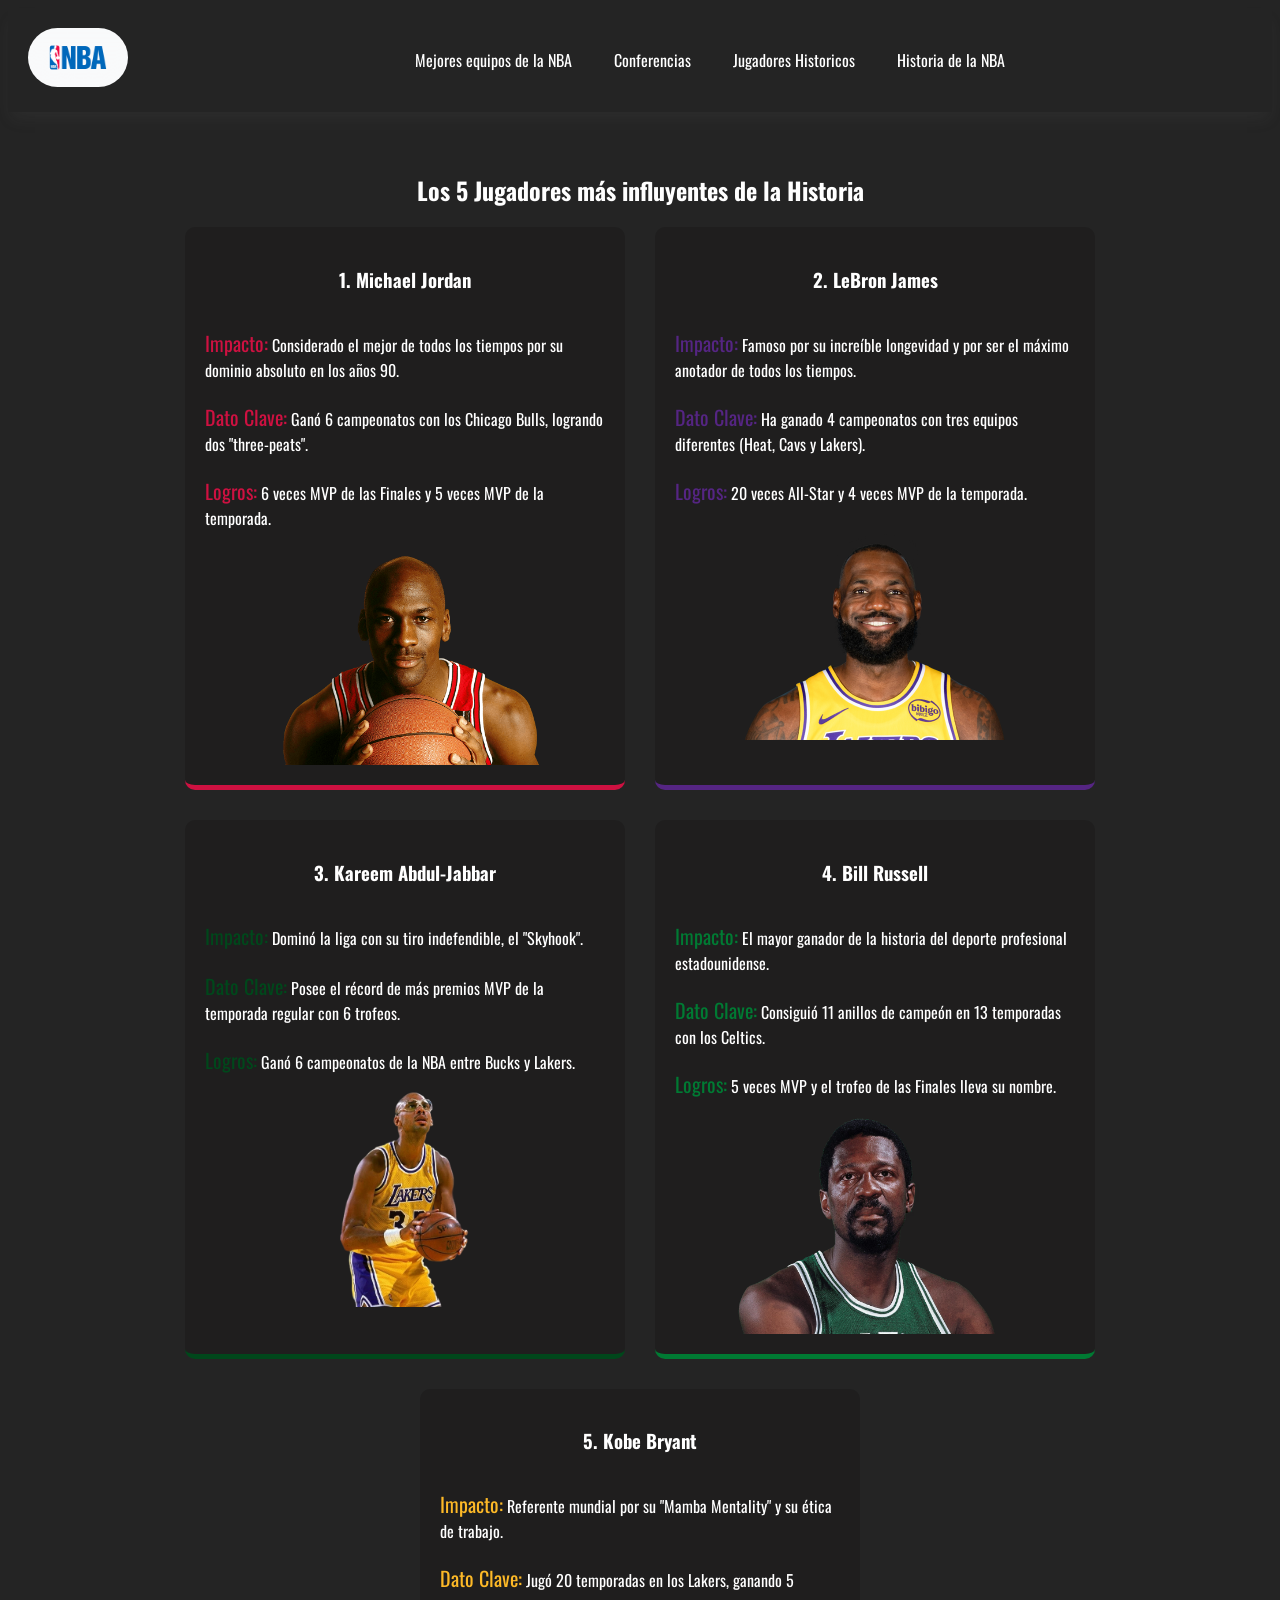
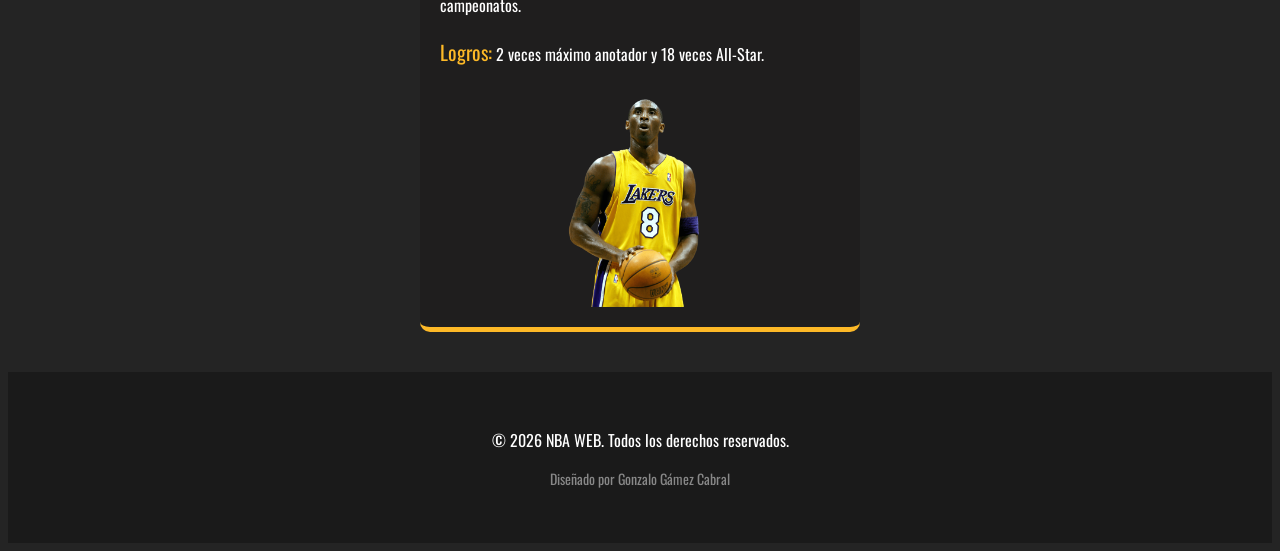
<file: jugadores.html>
<!DOCTYPE html>
<html lang="en">
<head>
    <meta charset="UTF-8">
    <meta name="viewport" content="width=device-width, initial-scale=1.0">
    <meta name="author" content="Gonzalo Gámez Cabral">
    <link rel="stylesheet" href="/css_scss/styles.css">
    <link href="https://fonts.googleapis.com/css2?family=Oswald:wght@700&family=Inter:wght@400;600&display=swap" rel="stylesheet">
    <title>NBA Web</title>
</head>
<body>
    <nav style="display: flex; padding: 20px;">
        
        <div style="justify-content: start;">
            <a href="/"><img src="assets/img/nba-logo.png" alt="nba-logo.png" width="100px" style="border-radius: 100px;"></a>
        </div>

        <ul class="nav-ul">
            <li class="nav-li"><a href="/equipos.html" class="nav-a">Mejores equipos de la NBA</a></li>
            <li class="nav-li"><a href="/conferencias.html" class="nav-a">Conferencias</a></li>
            <li class="nav-li"><a href="/jugadores.html" class="nav-a">Jugadores Historicos</a></li>
            <li class="nav-li"><a href="/historia.html" class="nav-a">Historia de la NBA</a></li>
        </ul>
    </nav>

<section style="display: flex; flex-direction: column; justify-content: center; min-height: 100vh; align-items: center; padding: 40px 0;">
    
    <h1 id="h2-leyendas">Los 5 Jugadores más influyentes de la Historia</h1>

    <div style="display: flex; flex-wrap: wrap; justify-content: center; gap: 30px; width: 90%;">

        <div style="display: flex; background-color: #1f1e1e; padding: 20px; border-radius: 10px; flex-direction: column; align-items: center; max-width: 400px; border-bottom: 5px solid #ce1141;">
            <h3>1. Michael Jordan</h3>
            <ul style="display: grid; gap: 20px; list-style: none; padding: 0;">
                <li><span style="font-size: 20px; color: #ce1141;">Impacto:</span> Considerado el mejor de todos los tiempos por su dominio absoluto en los años 90.</li>
                <li><span style="font-size: 20px; color: #ce1141;">Dato Clave:</span> Ganó 6 campeonatos con los Chicago Bulls, logrando dos "three-peats".</li>
                <li><span style="font-size: 20px; color: #ce1141;">Logros:</span> 6 veces MVP de las Finales y 5 veces MVP de la temporada.</li>
            </ul>
            <img src="assets/img/MJ.png" alt="MJ" width="300px">
        </div>

        <div style="display: flex; background-color: #1f1e1e; padding: 20px; border-radius: 10px; flex-direction: column; align-items: center; max-width: 400px; border-bottom: 5px solid #552583;">
            <h3>2. LeBron James</h3>
            <ul style="display: grid; gap: 20px; list-style: none; padding: 0;">
                <li><span style="font-size: 20px; color: #552583;">Impacto:</span> Famoso por su increíble longevidad y por ser el máximo anotador de todos los tiempos.</li>
                <li><span style="font-size: 20px; color: #552583;">Dato Clave:</span> Ha ganado 4 campeonatos con tres equipos diferentes (Heat, Cavs y Lakers).</li>
                <li><span style="font-size: 20px; color: #552583;">Logros:</span> 20 veces All-Star y 4 veces MVP de la temporada.</li>
            </ul>
            <img src="assets/img/LB.png" alt="LeBron" width="300px">
        </div>

        <div style="display: flex; background-color: #1f1e1e; padding: 20px; border-radius: 10px; flex-direction: column; align-items: center; max-width: 400px; border-bottom: 5px solid #00471b;">
            <h3>3. Kareem Abdul-Jabbar</h3>
            <ul style="display: grid; gap: 20px; list-style: none; padding: 0;">
                <li><span style="font-size: 20px; color: #00471b;">Impacto:</span> Dominó la liga con su tiro indefendible, el "Skyhook".</li>
                <li><span style="font-size: 20px; color: #00471b;">Dato Clave:</span> Posee el récord de más premios MVP de la temporada regular con 6 trofeos.</li>
                <li><span style="font-size: 20px; color: #00471b;">Logros:</span> Ganó 6 campeonatos de la NBA entre Bucks y Lakers.</li>
            </ul>
            <img src="assets/img/AbdulJabbar.webp" alt="AJ" width="130px">
        </div>

        <div style="display: flex; background-color: #1f1e1e; padding: 20px; border-radius: 10px; flex-direction: column; align-items: center; max-width: 400px; border-bottom: 5px solid #007a33;">
            <h3>4. Bill Russell</h3>
            <ul style="display: grid; gap: 20px; list-style: none; padding: 0;">
                <li><span style="font-size: 20px; color: #007a33;">Impacto:</span> El mayor ganador de la historia del deporte profesional estadounidense.</li>
                <li><span style="font-size: 20px; color: #007a33;">Dato Clave:</span> Consiguió 11 anillos de campeón en 13 temporadas con los Celtics.</li>
                <li><span style="font-size: 20px; color: #007a33;">Logros:</span> 5 veces MVP y el trofeo de las Finales lleva su nombre.</li>
            </ul>
            <img src="assets/img/billrussell.png" alt="br" width="300px">
        </div>

        <div style="display: flex; background-color: #1f1e1e; padding: 20px; border-radius: 10px; flex-direction: column; align-items: center; max-width: 400px; border-bottom: 5px solid #fdb927;">
            <h3>5. Kobe Bryant</h3>
            <ul style="display: grid; gap: 20px; list-style: none; padding: 0;">
                <li><span style="font-size: 20px; color: #fdb927;">Impacto:</span> Referente mundial por su "Mamba Mentality" y su ética de trabajo.</li>
                <li><span style="font-size: 20px; color: #fdb927;">Dato Clave:</span> Jugó 20 temporadas en los Lakers, ganando 5 campeonatos.</li>
                <li><span style="font-size: 20px; color: #fdb927;">Logros:</span> 2 veces máximo anotador y 18 veces All-Star.</li>
            </ul>
            <img src="assets/img/KB.png" alt="KB" width="150px">
        </div>

    </div>
</section>

<footer>
        <p style=" font-size: 16px;">© 2026 NBA WEB. Todos los derechos reservados.</p>
        <p style="font-size: 14px; color: #888;">Diseñado por Gonzalo Gámez Cabral</p>
</footer>
 
</body>
</html>
</file>
<file: css_scss/styles.css>
body,html {
    background-color: #242424;
    font-family: 'Oswald';
    color: white;
    scroll-behavior: smooth !important;

}

.titulo-h1 {
    color: #4DA3FF;
    font-size: 50px;
}

.titulo-h2{
    font-size: 40px;
}

.titulo-h3{
    font-size: 30px;
}

.lista-indice{
    font-size: 25px;
}

.li-lista-indice{
    font-size: 20px;
    padding: 20px;
    transition: all 0.3s ease-in-out;
}

.li-lista-indice:hover{
    box-shadow: 0 0 25px 0px rgba(36, 207, 234, 0.1) ;
    border-radius: 100px;
    transform: scale(1.1);

}

footer{
    background-color: #1a1a1a; 
    color: #ffffff; 
    padding: 40px 20px; 
    text-align: center; 
    scroll-snap-align: end;
}

nav{
    padding: 10px; 
    box-shadow:  0 10px 15px -3px rgba(119, 119, 119, 0.1);
}

.nav-ul{
    display: flex;
    align-items: center;
    margin: 0 auto;
    gap: 2rem; 
    list-style-type: none; 
    justify-content: center;
}

.nav-li{
    padding: 5px;
    border-radius: 10px;
    transition: all 0.3s ease-in-out;
}

.nav-li:hover{
    transform: scale(1.1);
}

.nav-a{
    text-decoration: none;
    color: white;
}


.a-img {
    transition: all 0.3s ease-in-out;
}

.a-img:hover{
    transform: scale(0.9);
}


section{
    scroll-snap-align: start;
    min-height: 100vh;
}


.conference {
    transition: all 0.3s ease-in-out;
}

.conference:hover {
    transform: scale(1.1);
}
</file>
